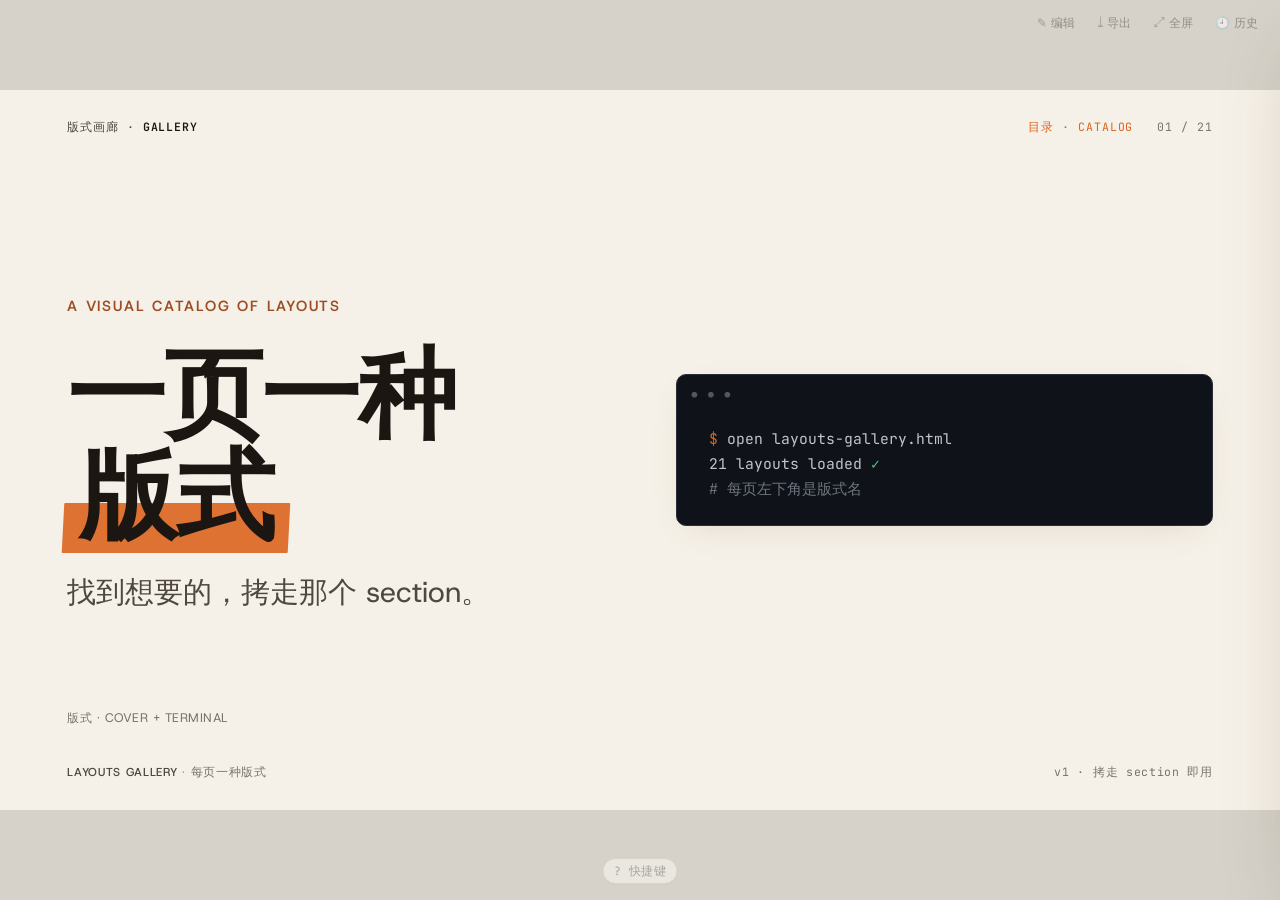
<file: skills/ameng-ppt-design/templates/layouts-gallery.html>
<!doctype html>
<html lang="zh-CN">
<head>
<meta charset="utf-8">
<meta name="viewport" content="width=device-width, initial-scale=1">
<title>ameng-ppt · 版式画廊 · Layouts Gallery</title>
<link rel="stylesheet" href="../assets/fonts.css">
<link rel="stylesheet" href="../assets/base.css">
<link rel="stylesheet" href="../assets/components.css">
<link rel="stylesheet" id="theme-link" href="../assets/themes/industrial-paper.css">
<link rel="stylesheet" href="../assets/toolbar.css">
<link rel="stylesheet" href="../assets/presenter.css">
</head>
<body>
<!-- 版式画廊：每一页 = 一种命名版式，左下角 .slide__foot 标注版式名，
     既能当模板抄，也能当「目录」查。工业纸感 + film grain + 编辑 chrome。
     用法：找到想要的版式 → 拷走那个 <section> → 换文案。 -->
<div class="deck deck--chrome" data-grain
    >
  <div class="deck__stage">

    <div class="chrome-top">
      <span class="chrome-top__brand">版式画廊 · <b>GALLERY</b></span>
      <span class="chrome-top__meta"><span class="chrome-top__sec">目录 · CATALOG</span>
        <span class="chrome-top__page">01 / 21</span></span>
    </div>
    <div class="chrome-foot">
      <span><b>LAYOUTS GALLERY</b> · 每页一种版式</span>
      <span class="mono">v1 · 拷走 section 即用</span>
    </div>

    <!-- 1 · COVER WITH TERMINAL ------------------------------------------------ -->
    <section class="slide center" data-layout="cover" data-section="目录 · CATALOG" data-accent="ember">
      <div class="grid-2" style="--gap:var(--s-8);align-items:center">
        <div class="stack" style="--gap:var(--s-5)">
          <span class="eyebrow" data-anim="fade">A VISUAL CATALOG OF LAYOUTS</span>
          <h1 class="zh-mega" data-anim="rise" style="font-size:clamp(2.8rem,1.4rem+5cqw,6rem)">
            一页一种<br><span class="hl">版式</span></h1>
          <p class="lead" data-anim="fade">找到想要的，拷走那个 section。</p>
        </div>
        <div class="terminal" data-anim="rise">
          <div class="cmd">open layouts-gallery.html</div>
          <div class="ok">21 layouts loaded</div>
          <div class="comment"># 每页左下角是版式名</div>
        </div>
      </div>
      <div class="slide__foot" style="bottom:calc(var(--pad) + 0.9rem)">版式 · COVER + TERMINAL</div>
      <div class="notes">封面版式（短标题版）：左文右终端，仅适合 ≤5 汉字/行 的极短标题。长 CJK 标题改用「标题全宽 + 下方 lead|终端 一行」（见 deck-16x9 的 COVER），否则会在半栏里反复折行。</div>
    </section>

    <!-- 2 · BIG STATEMENT ----------------------------------------------------- -->
    <section class="slide center" data-layout="big-statement" data-section="陈述 · STATE" data-accent="ember">
      <h2 class="h1 measure" data-anim="rise">好版式不是装饰，<br>是把<span class="hl">注意力</span>排好队。</h2>
      <p class="lead muted" style="margin-top:var(--s-6)" data-anim="fade">标题写结论，正文写理由。</p>
      <div class="slide__foot" style="bottom:calc(var(--pad) + 0.9rem)">版式 · BIG STATEMENT</div>
      <div class="notes">大陈述版式：一句话、大字号、一个高亮短语。标题直接陈述结论，居中留白。适合论点页。</div>
    </section>

    <!-- 3 · NUMBERED CARDS (3× card--num) ------------------------------------- -->
    <section class="slide" data-layout="numbered-cards" data-section="编号卡 · CARDS" data-accent="cinnabar">
      <h3 class="h2" data-anim="rise" style="margin:var(--s-3) 0 var(--s-6)">三张编号编辑卡（非 icon-card-shadow）</h3>
      <div class="grid-3 fill anim-stagger">
        <div class="card card--num"><span class="num">01</span><span class="eyebrow">差异化填充</span>
          <p class="h3">编号</p><p class="body">mono 编号挂右上角，衬线标题压住，正文交代细节。</p>
          <div class="card__tags"><span>规则</span><span>顺序</span></div></div>
        <div class="card card--num"><span class="num">02</span><span class="eyebrow">统一描边</span>
          <p class="h3">层级</p><p class="body">三卡共用一套描边与圆角：是系统，不是模板网格。</p>
          <div class="card__tags"><span>系统</span><span>克制</span></div></div>
        <div class="card card--num"><span class="num">03</span><span class="eyebrow">底部标签</span>
          <p class="h3">收口</p><p class="body">mono 标签沉到底，给每张卡一个一致的落脚线。</p>
          <div class="card__tags"><span>对齐</span><span>收口</span></div></div>
      </div>
      <div class="slide__foot" style="bottom:calc(var(--pad) + 0.9rem)">版式 · NUMBERED CARDS ×3</div>
      <div class="notes">编号卡版式：eyebrow + 衬线标题 + body + mono 标签。差异在内容，统一在描边。用于「分点 / 步骤 / 维度」。</div>
    </section>

    <!-- 4 · DATA HERO --------------------------------------------------------- -->
    <section class="slide center" data-layout="data-hero" data-section="数据 · DATA" data-accent="cinnabar">
      <div class="data-hero" data-anim="rise" style="margin-top:var(--s-4)">
        <div class="data-hero__num">3<span class="unit">×</span></div>
        <div class="data-hero__label">把一个真实大数字当视觉主语，比一句形容词
          「<span class="hl">大幅提升</span>」有力得多。</div>
        <div class="data-hero__src">来源：替换为你的真实出处 · 无真实数据就别用这一版式</div>
      </div>
      <div class="slide__foot" style="bottom:calc(var(--pad) + 0.9rem)">版式 · DATA HERO</div>
      <div class="notes">Data Hero 版式：数字占屏宽 ~20% 当主角，配 label + 出处。强约束：必须是真实数据，否则换版式。</div>
    </section>

    <!-- 5 · SCREENSHOT (frame--browser placeholder) --------------------------- -->
    <section class="slide" data-layout="screenshot" data-section="截图 · SHOT" data-accent="mint">
      <div class="grid-2 fill" style="--gap:var(--s-6);align-items:center">
        <div class="stack" style="--gap:var(--s-4)">
          <h3 class="h2" data-anim="rise">截图进统一浏览器框，<br>比裸贴<span class="hl">专业一个量级</span>。</h3>
          <p class="body">同一套框 + 同一档阴影。没图就用诚实占位，绝不画假 UI。</p>
        </div>
        <div class="frame frame--browser frame--shadow" data-anim="rise">
          <!-- 真实截图就 <img src="images/01-shot.png" alt="...">；没图先用诚实占位 -->
          <div class="frame__placeholder">images/01-shot.png · 1600px 宽</div>
        </div>
      </div>
      <div class="slide__foot" style="bottom:calc(var(--pad) + 0.9rem)">版式 · SCREENSHOT FRAME</div>
      <div class="notes">截图版式：左文右框。frame--browser 给假浏览器栏，frame--shadow 给深阴影。没图用 .frame__placeholder。</div>
    </section>

    <!-- 6 · HONEST BARS ------------------------------------------------------- -->
    <section class="slide center" data-layout="bars" data-section="图表 · BARS" data-accent="mint">
      <h3 class="h2" data-anim="rise" style="margin:var(--s-3) 0 var(--s-6)">诚实条形图（只画真实数据）</h3>
      <div class="bars anim-stagger" style="max-width:48rem">
        <div class="bar"><span class="body">主系列</span><div class="bar__track"><div class="bar__fill" style="--v:72%"></div></div><span class="bar__val">72%</span></div>
        <div class="bar"><span class="body">次系列</span><div class="bar__track"><div class="bar__fill" style="--v:48%;background:var(--accent-2)"></div></div><span class="bar__val">48%</span></div>
        <div class="bar"><span class="body">参照</span><div class="bar__track"><div class="bar__fill" style="--v:25%;background:var(--ink-3)"></div></div><span class="bar__val">25%</span></div>
      </div>
      <div class="slide__foot" style="bottom:calc(var(--pad) + 0.9rem)">版式 · HONEST BARS</div>
      <div class="notes">条形图版式：纯 CSS，--v 是真实百分比。强调=accent，副系列=accent-2，参照=ink-3。绝不编数字。</div>
    </section>

    <!-- 6b · FLOW (流程图：真箭头，别用裸卡片行) ------------------------------- -->
    <section class="slide center" data-layout="flow" data-section="流程 · FLOW" data-accent="ember">
      <h3 class="h2" data-anim="rise" style="margin:var(--s-3) 0 var(--s-6)">流程页：让箭头和落点替你讲顺序</h3>
      <div class="flow anim-stagger">
        <div class="fn"><div class="fn__t">输入</div><div class="fn__d">原始素材</div></div>
        <div class="fa"></div>
        <div class="fn"><div class="fn__t">处理</div><div class="fn__d">清洗 / 结构化</div></div>
        <div class="fa"></div>
        <div class="fn fn--on"><div class="fn__t">知识库</div><div class="fn__d">长期上下文 · 唯一落点</div></div>
        <div class="fa"></div>
        <div class="fn"><div class="fn__t">产出</div><div class="fn__d">内容 / 决策</div></div>
      </div>
      <p class="body" data-anim="fade" style="margin-top:var(--s-6)">3–5 个节点用 .flow；更长的链路换 .evo 步骤器。竖排加 .flow--v。</p>
      <div class="slide__foot" style="bottom:calc(var(--pad) + 0.9rem)">版式 · FLOW 流程图</div>
      <div class="notes">流程版式：.flow 真箭头 + .fn--on 落点（自动反白）。严禁自造 div+小箭头的扁卡片行。</div>
    </section>

    <!-- 6c · FUNNEL (转化漏斗：宽度=真实数据) ---------------------------------- -->
    <section class="slide center" data-layout="funnel" data-section="漏斗 · FUNNEL" data-accent="sand">
      <h3 class="h2" data-anim="rise" style="margin:var(--s-3) 0 var(--s-6)">漏斗页：宽度收窄就是结论</h3>
      <!-- 左对齐（无 margin-inline:auto），左边与标题齐。bar 里 label+value；转化率 fu__r 放 bar 外侧右边 -->
      <div class="funnel anim-stagger" style="max-width:60rem;width:100%">
        <div class="fu" style="--w:100%"><div class="fu__bar"><span class="fu__t">曝光（示例·需替换）</span><span class="fu__v">10,000</span></div></div>
        <div class="fu" style="--w:72%"><div class="fu__bar"><span class="fu__t">点击</span><span class="fu__v">7,200</span></div><span class="fu__r">72%</span></div>
        <div class="fu" style="--w:38%"><div class="fu__bar"><span class="fu__t">留资</span><span class="fu__v">3,800</span></div><span class="fu__r">53%</span></div>
        <div class="fu fu--on" style="--w:16%"><div class="fu__bar"><span class="fu__t">成交</span><span class="fu__v">1,600</span></div><span class="fu__r">42%</span></div>
      </div>
      <div class="slide__foot" style="bottom:calc(var(--pad) + 0.9rem)">版式 · FUNNEL 漏斗</div>
      <div class="notes">漏斗版式：--w 是真实比例（按数值线性映射），最窄一层 .fu--on 落点。没有真实转化数据就不用漏斗。</div>
    </section>

    <!-- 6d · MATRIX 2×2 (四象限定位) ------------------------------------------ -->
    <section class="slide" data-layout="matrix" data-section="矩阵 · MATRIX" data-accent="olive">
      <h3 class="h2" data-anim="rise" style="margin:var(--s-3) 0 var(--s-5)">四象限：位置本身就是论点</h3>
      <div class="slide__safe">
        <div class="matrix2 fill" data-anim="rise">
          <div class="mx-y">价值 ↑</div>
          <div class="mq"><div class="mq__t">高价值 · 难做</div><div class="mq__d">值得长期投入</div></div>
          <div class="mq mq--on"><div class="mq__t">高价值 · 易做</div><div class="mq__d">先做这个 · 落点</div></div>
          <div class="mq"><div class="mq__t">低价值 · 难做</div><div class="mq__d">放弃</div></div>
          <div class="mq"><div class="mq__t">低价值 · 易做</div><div class="mq__d">顺手做</div></div>
          <div class="mx-x">实现难度 →</div>
        </div>
      </div>
      <div class="slide__foot" style="bottom:calc(var(--pad) + 0.9rem)">版式 · MATRIX 2×2</div>
      <div class="notes">矩阵版式：markup 顺序=左上/右上/左下/右下，.mq--on 标落点象限。轴标签写量纲，别写虚词。</div>
    </section>

    <!-- 6e · GAUGE + DONUT (进度仪表 / 单占比) --------------------------------- -->
    <section class="slide center" data-layout="gauge" data-section="仪表 · GAUGE" data-accent="cinnabar">
      <h3 class="h2" data-anim="rise" style="margin:var(--s-3) 0 var(--s-6)">进度/占比：一个数也要成图</h3>
      <div class="cluster" style="--gap:var(--s-9);justify-content:center">
        <div data-anim="rise"><div class="gauge fx-pop" style="--v:68"><div class="gauge__val">68<span class="unit">%</span></div></div>
          <div class="gauge__cap">进度 · 示例需替换</div></div>
        <div class="donut-row" data-anim="rise"><div class="donut fx-pop" style="--v:42"><div class="donut__val">42<span class="unit">%</span></div></div>
          <div><span class="donut__cap">占比 · 示例需替换</span><p class="body" style="max-width:18ch">半环=进度感，整环=占比感，一页只用一个。</p></div></div>
      </div>
      <div class="slide__foot" style="bottom:calc(var(--pad) + 0.9rem)">版式 · GAUGE 仪表 / DONUT 环</div>
      <div class="notes">仪表版式：.gauge 半环（--v 0–100）配 .gauge__val；占比用 .donut。都必须真实数据+出处。</div>
    </section>

    <!-- 6f · LAYERS (分层/体系结构) -------------------------------------------- -->
    <section class="slide center" data-layout="layers" data-section="分层 · LAYERS" data-accent="cyan">
      <h3 class="h2" data-anim="rise" style="margin:var(--s-3) 0 var(--s-6)">体系/层级：上层抽象，下层支撑</h3>
      <div class="layers anim-stagger" style="max-width:46rem;width:100%;margin-inline:auto">
        <div class="ly" style="--w:46%"><span class="ly__t">产出层</span><span class="ly__d">内容 / 决策</span></div>
        <div class="ly ly--on" style="--w:68%"><span class="ly__t">知识库层</span><span class="ly__d">长期上下文 · 落点</span></div>
        <div class="ly" style="--w:86%"><span class="ly__t">工具层</span><span class="ly__d">采集 / 清洗 / 检索</span></div>
        <div class="ly" style="--w:100%"><span class="ly__t">原始素材层</span><span class="ly__d">录音 / 笔记 / 截图</span></div>
      </div>
      <div class="slide__foot" style="bottom:calc(var(--pad) + 0.9rem)">版式 · LAYERS 分层</div>
      <div class="notes">分层版式：--w 上窄下宽成金字塔感，承重层 .ly--on。讲「体系/架构/沉淀」用它，别用 bullet。</div>
    </section>

    <!-- 7 · COMPARISON (right accent 落点) ------------------------------------ -->
    <section class="slide" data-layout="comparison" data-section="对比 · VS" data-accent="cyan">
      <h3 class="h2" data-anim="rise" style="margin:var(--s-3) 0 var(--s-6)">对比页：右侧是唯一落点</h3>
      <div class="grid-2 fill" style="--gap:var(--s-5)">
        <div class="card card--soft"><span class="tag">方案 A</span>
          <p class="h3 muted">看起来都行，但没有重心</p><p class="body">两边等权 · 读者不知道你推荐谁</p></div>
        <div class="card card--accent"><span class="tag">方案 B ✓</span>
          <p class="h3">用 card--accent 指明结论</p><p class="body">唯一的实色块 · 视线终点 · 推荐项</p></div>
      </div>
      <div class="slide__foot" style="bottom:calc(var(--pad) + 0.9rem)">版式 · COMPARISON</div>
      <div class="notes">对比版式：左 card--soft（弱）+ 右 card--accent（强）。右侧实色块是唯一落点，替你说出推荐项。</div>
    </section>

    <!-- 8 · QUOTE ------------------------------------------------------------- -->
    <section class="slide center" data-layout="quote" data-section="金句 · QUOTE" data-accent="cyan">
      <blockquote class="quote measure" data-anim="blur" style="max-width:24ch">“Less, but better.”</blockquote>
      <p class="quote__by" data-anim="fade">— Dieter Rams</p>
      <div class="slide__foot" style="bottom:calc(var(--pad) + 0.9rem)">版式 · QUOTE</div>
      <div class="notes">金句版式：衬线大字、极简、一个署名。用 blur 入场。给节奏一个停顿。</div>
    </section>

    <!-- 9 · SECTION DIVIDER (full accent bg) ---------------------------------- -->
    <section class="slide center slide--on-accent" data-layout="section-divider" data-section="分节 · PART" data-accent="ember"
             style="background:var(--accent-block)">
      <span class="eyebrow" data-anim="fade" style="background:transparent;color:var(--accent-block-ink);opacity:.85">PART 02</span>
      <h2 class="zh-mega" data-anim="rise"
          style="color:var(--accent-block-ink);font-size:clamp(3rem,1rem+6cqw,6.5rem)">进入下一节</h2>
      <div class="slide__foot" style="bottom:calc(var(--pad) + 0.9rem);color:var(--accent-block-ink);opacity:.7">版式 · SECTION DIVIDER</div>
      <div class="notes">分节版式：整页强调色作呼吸点。文字翻成 accent-ink。chrome 的分段标签会跟着切。</div>
    </section>

    <!-- 10 · BENTO ------------------------------------------------------------ -->
    <section class="slide" data-layout="bento" data-section="便当 · BENTO" data-accent="olive">
      <h3 class="h2" data-anim="rise" style="margin:var(--s-3) 0 var(--s-5)">便当版式：非均匀但守网格</h3>
      <div class="bento fill anim-stagger" style="grid-auto-rows:minmax(0,1fr)">
        <div class="card col-4 row-2" style="justify-content:space-between">
          <span class="tag">主格 · col-4 row-2</span>
          <div class="stat__num" style="font-size:clamp(2.6rem,7cqw,5rem)">大块<span class="unit">放重点</span></div>
          <p class="body">最大的格子承载最重的信息，其余按 6 列底栅切分。</p></div>
        <div class="card col-2"><span class="eyebrow">col-2</span><p class="h3">附信息</p></div>
        <div class="card col-2"><span class="eyebrow">col-2</span><p class="h3">附信息</p></div>
        <div class="card col-2 card--accent"><span class="eyebrow" style="opacity:.85">col-2 · 落点</span><p class="h3">视线终点</p></div>
      </div>
      <div class="slide__foot" style="bottom:calc(var(--pad) + 0.9rem)">版式 · BENTO</div>
      <div class="notes">便当版式：col-4/row-2 主格 + 三个 col-2，全部吸附 6 列底栅。最后一格用 card--accent 收住视线。</div>
    </section>

    <!-- 10b · ASYM SPLIT (非对称双栏 + 1px hairline) ---------------------------- -->
    <section class="slide center" data-layout="asym-split" data-section="陈述 · SPLIT" data-accent="sand">
      <div class="asym">
        <div class="asym__rail">
          <span class="asym__idx">03 — 论点</span>
          <span class="eyebrow">非对称双栏</span>
          <p class="body muted">窄栏放标号与小标签，宽栏放结论；一条 1px 竖线把两边锁进同一个版心——是瑞士纪律，不是装饰。</p>
        </div>
        <div class="asym__main">
          <h2 class="h1 measure">版式不是把内容<br>填进格子，<span class="hl">是给注意力定向</span>。</h2>
        </div>
      </div>
      <div class="slide__foot" style="bottom:calc(var(--pad) + 0.9rem)">版式 · ASYM SPLIT 非对称双栏</div>
      <div class="notes">非对称双栏：5:7 偏置 + 1px hairline。窄栏=标号/eyebrow/小注，宽栏=大结论。区别于均分 grid-2——偏置本身制造张力。换边用 .asym--flip。</div>
    </section>

    <!-- 10c · TWO-COL (中性双栏正文，无赢家) ------------------------------------ -->
    <section class="slide" data-layout="two-col" data-section="并列 · TWO-COL" data-accent="olive">
      <h3 class="h2" data-anim="rise" style="margin:var(--s-3) 0 var(--s-6)">中性双栏：两个并列的面，不分高下</h3>
      <div class="two-col two-col--rule fill">
        <div class="stack" style="--gap:var(--s-3)">
          <span class="eyebrow">其一</span>
          <p class="h3">把内容讲清楚</p>
          <p class="body">两栏等权、各表一面。和右侧 accent 落点的对比页不同——这里没有推荐项，只是把一件事的两个侧面并排陈述。</p>
        </div>
        <div class="stack" style="--gap:var(--s-3)">
          <span class="eyebrow">其二</span>
          <p class="h3">把版式留出呼吸</p>
          <p class="body">一条 1px 细线分隔，比给两张卡片描边更克制；中性双栏适合「背景 / 现状」「定义 / 边界」这类并列陈述。</p>
        </div>
      </div>
      <div class="slide__foot" style="bottom:calc(var(--pad) + 0.9rem)">版式 · TWO-COL 中性双栏</div>
      <div class="notes">中性双栏正文：两栏等权，无 accent 落点（那是 comparison/zones 的活）。加 .two-col--rule 给 1px 竖线。用于并列陈述，不是取舍。</div>
    </section>

    <!-- 10d · TIMELINE (横向年份时间轴 + 连线) ---------------------------------- -->
    <section class="slide center" data-layout="timeline" data-section="演进 · TIMELINE" data-accent="cyan">
      <h3 class="h2" data-anim="rise" style="margin:var(--s-3) 0 var(--s-7)">时间轴：让年份和连线替你讲演进</h3>
      <div class="timeline">
        <i class="timeline__axis"></i>
        <div class="tl"><span class="tl__date">2023</span><div class="tl__t">起步</div><div class="tl__d">第一版上线，跑通核心链路。</div></div>
        <div class="tl"><span class="tl__date">2024 · Q2</span><div class="tl__t">打磨</div><div class="tl__d">稳定、可控、可批量。</div></div>
        <div class="tl tl--on"><span class="tl__date">2025</span><div class="tl__t">规模化</div><div class="tl__d">成为长期上下文 · 当前落点。</div></div>
        <div class="tl"><span class="tl__date">2026</span><div class="tl__t">下一步</div><div class="tl__d">把判断也沉淀进来。</div></div>
      </div>
      <div class="slide__foot" style="bottom:calc(var(--pad) + 0.9rem)">版式 · TIMELINE 时间轴</div>
      <div class="notes">时间轴：带真实年份/里程碑的横向轴，区别于 .evo 抽象步骤器。axis 是首个子元素（静态 hairline），节点 .tl 自动错峰入场，关键节点 .tl--on。演进/路线图/复盘用它。</div>
    </section>

    <!-- 10e · IMAGE HERO (满版图 + 安全区叠字) ---------------------------------- -->
    <section class="slide" data-layout="image-hero" data-section="图像 · HERO" data-accent="ember">
      <!-- 画廊目录页底部留出 foot 标签位；真实 deck 的 image-hero 不带 foot，可去掉 margin 满铺 -->
      <div class="imghero fill" style="margin-bottom:1.8rem">
        <!-- 真实图就 <img src="images/hero.jpg" alt="...">；没图用诚实占位 -->
        <div class="frame__placeholder">images/hero.jpg · 2400px 宽 · 满版裁切</div>
        <div class="imghero__scrim"></div>
        <div class="imghero__cap">
          <span class="eyebrow">满版图 HERO</span>
          <p class="imghero__t">让一张图占满版面，<br>关键文字压在安全区里。</p>
        </div>
      </div>
      <div class="slide__foot" style="bottom:calc(var(--pad) + 0.9rem)">版式 · IMAGE HERO 满版图</div>
      <div class="notes">满版图 Hero：图铺满内容区，.imghero__scrim 渐变保证叠字对比（--scrim/--on-media 中性色，禁蓝安全）。关键文字永远落在安全区下方。用 .obj-* 对准主体裁切。无图用诚实占位，不画假图。</div>
    </section>

    <!-- 10f · IMAGE GRID (定高多图网格) ----------------------------------------- -->
    <section class="slide" data-layout="image-grid" data-section="图组 · GRID" data-accent="mint">
      <h3 class="h2" data-anim="rise" style="margin:var(--s-3) 0 var(--s-6)">定高图网格：多图也守同一条基线</h3>
      <div class="imggrid" style="--cols:3;--cell-h:16cqw">
        <div class="cell cell--wide"><div class="frame__placeholder">images/01.jpg · 主图占两列</div></div>
        <div class="cell"><div class="frame__placeholder">images/02.jpg</div></div>
        <div class="cell"><div class="frame__placeholder">images/03.jpg</div></div>
        <div class="cell"><div class="frame__placeholder">images/04.jpg</div></div>
        <div class="cell"><div class="frame__placeholder">images/05.jpg</div></div>
      </div>
      <div class="slide__foot" style="bottom:calc(var(--pad) + 0.9rem)">版式 · IMAGE GRID 定高图网格</div>
      <div class="notes">定高图网格：cell 高度锁 cqw（不用 aspect-ratio），object-fit cover 裁切，多图对齐同一基线。.cell--wide 跨两列做主图。没图用 .frame__placeholder，不画假图。</div>
    </section>

    <!-- 11 · CLOSE / CTA ------------------------------------------------------ -->
    <section class="slide center" data-layout="close" data-section="收束 · CLOSE" data-accent="ember">
      <div class="grid-2" style="--gap:var(--s-8);align-items:center">
        <div class="stack" style="--gap:var(--s-5)">
          <span class="eyebrow" data-anim="fade">YOUR TURN</span>
          <h2 class="h1" data-anim="rise">挑一种版式，<br>从最难的那页<span class="hl">开始</span>。</h2>
        </div>
        <div class="terminal" data-anim="rise">
          <div class="cmd">cp section#7 my-deck.html</div>
          <div class="comment"># 拷走 section，换文案，发布</div>
        </div>
      </div>
      <div class="slide__foot" style="bottom:calc(var(--pad) + 0.9rem)">版式 · CLOSE + CTA</div>
      <div class="notes">收尾版式：左文右终端，给一个具体的下一步动作——不写「Get Started」。</div>
    </section>

  </div>
</div>
<script src="../assets/runtime.js"></script>
<script src="../assets/editor.js"></script>
<script src="../assets/export.js"></script>
</body>
</html>
</file>
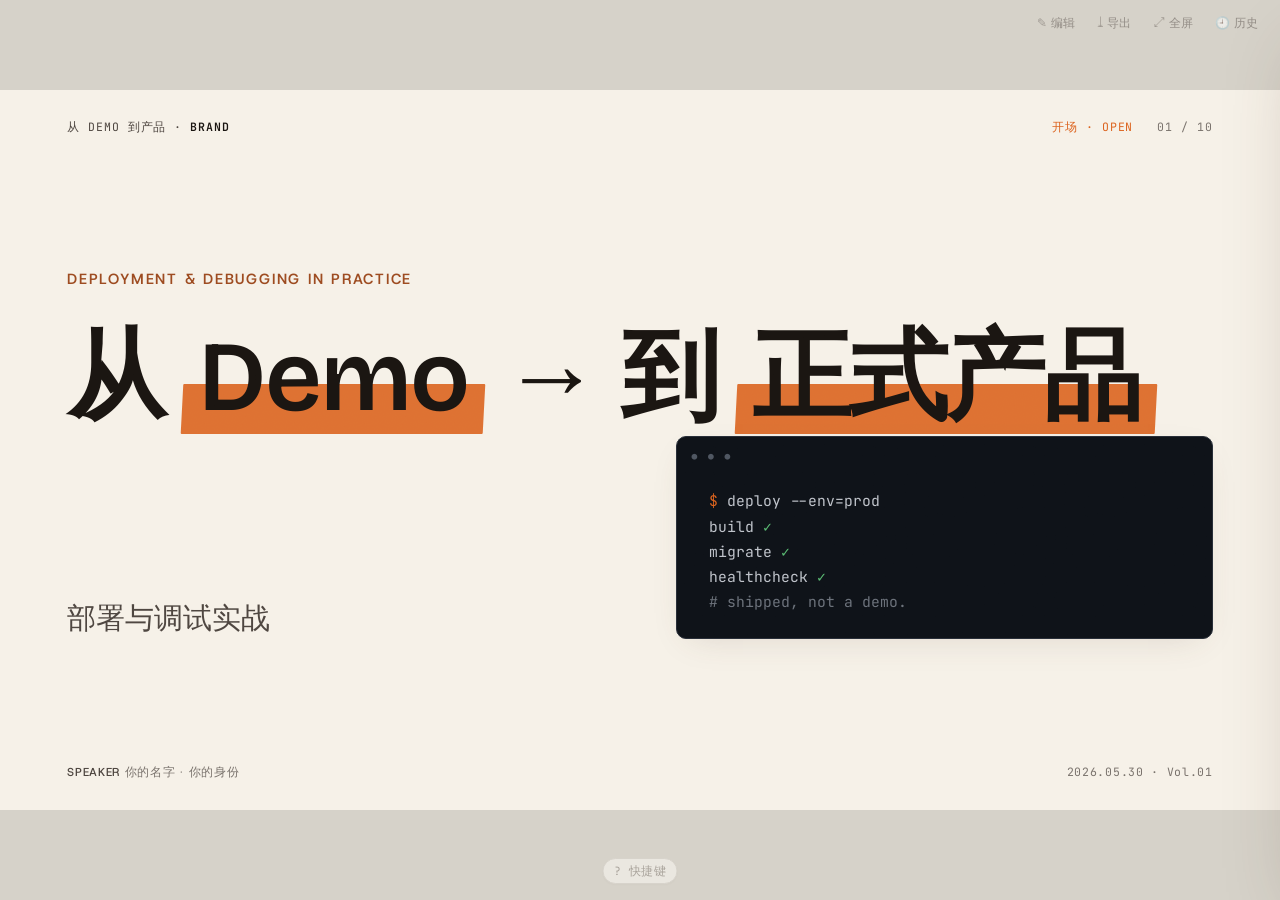
<file: skills/ameng-ppt-design/templates/ppt-16x9.html>
<!doctype html>
<html lang="zh-CN">
<head>
<meta charset="utf-8">
<meta name="viewport" content="width=device-width, initial-scale=1">
<title>ameng-ppt · 工业纸感旗舰 16:9</title>
<link rel="stylesheet" href="../assets/fonts.css">
<link rel="stylesheet" href="../assets/base.css">
<link rel="stylesheet" href="../assets/components.css">
<link rel="stylesheet" id="theme-link" href="../assets/themes/industrial-paper.css">
<link rel="stylesheet" href="../assets/toolbar.css">
<link rel="stylesheet" href="../assets/presenter.css">
</head>
<body>
<!-- data-grain = film grain · deck--chrome = 留白避让顶/脚栏 · T 键明暗切换 -->
<div class="deck deck--chrome" data-grain
    >
  <div class="deck__stage">

    <!-- 持久编辑式 chrome（runtime 自动填页码/分段） -->
    <div class="chrome-top">
      <span class="chrome-top__brand">从 DEMO 到产品 · <b>BRAND</b></span>
      <span class="chrome-top__meta"><span class="chrome-top__sec">开场 · OPEN</span>
        <span class="chrome-top__page">01 / 10</span></span>
    </div>
    <div class="chrome-foot">
      <span><b>SPEAKER</b> 你的名字 · 你的身份</span>
      <span class="mono">2026.05.30 · Vol.01</span>
    </div>

    <!-- 1 · COVER：大标题走【全宽】，下方 [lead | terminal] 一行（工业纸感 签名）
         CJK 大标题用 zh-mega 时务必全宽：每个汉字 ~99px，塞进 grid-2 半栏（~520px）会反复折行。
         半栏放标题只适合 ≤5 汉字/行 的极短标题；正常长度一律全宽。-------------------- -->
    <section class="slide center" data-layout="cover" data-section="开场 · OPEN" data-accent="ember">
      <div class="stack" style="--gap:var(--s-6)">
        <span class="eyebrow" data-anim="fade">DEPLOYMENT &amp; DEBUGGING IN PRACTICE</span>
        <h1 class="zh-mega" data-anim="rise">从 <span class="hl">Demo</span> → 到 <span class="hl">正式产品</span></h1>
        <!-- ⚠ terminal = 技术/代码主题专属签名（英文 CLI，非技术受众看不懂）。
             只有当 deck 主题是「代码 / 开发 / DevOps / 技术产品」时才保留。
             非技术主题（美食/教育/营销/品牌…）务必换成下列之一：
               · 大数字  <div class="data-hero"><div class="data-hero__num fx-pop">…</div>…</div>
               · 金句    <blockquote class="quote">…</blockquote>
               · 要点    <ul class="stack">…</ul>  · 配图  <div class="frame frame--browser">…</div>
             —— 别让非技术 deck 的封面甩一个英文终端。 -->
        <div class="grid-2" style="--gap:var(--s-8);align-items:end;margin-top:var(--s-2)">
          <p class="lead" data-anim="fade">部署与调试实战</p>
          <div class="terminal" data-anim="rise">
            <div class="cmd">deploy --env=prod</div>
            <div class="ok">build</div>
            <div class="ok">migrate</div>
            <div class="ok">healthcheck</div>
            <div class="comment"># shipped, not a demo.</div>
          </div>
        </div>
      </div>
      <div class="notes">开场：自我介绍 + 这场讲什么。高亮带落在「Demo / 正式产品」对比上。停 2 秒再翻。</div>
    </section>

    <!-- 2 · BIG STATEMENT（说清楚 > 好看） -------------------------------- -->
    <section class="slide center" data-layout="big-statement" data-section="开场 · OPEN" data-accent="ember">
      <h2 class="h1 measure" data-anim="rise">大多数 idea 死于<span class="hl">「没人真的要」</span>，<br>而不是没做出来。</h2>
      <p class="lead muted" style="margin-top:var(--s-6)" data-anim="fade">先验证需求，再写一行代码。</p>
      <div class="notes">核心论点。一句话、大字号、一个高亮短语。标题陈述结论。</div>
    </section>

    <!-- 3 · 编号编辑卡（非 icon-card-shadow） ------------------------------ -->
    <section class="slide" data-layout="numbered-cards" data-section="调试 · DEBUG" data-accent="cinnabar">
      <h3 class="h2" data-anim="rise" style="margin:0 0 var(--s-6)">三个工具，按这个顺序看最容易看懂区别</h3>
      <div class="grid-3 fill anim-stagger">
        <div class="card card--num"><span class="num">01</span><span class="eyebrow">SKILL · 接入工作流</span>
          <p class="h3">Skills</p><p class="body">能直接接入 Claude Code 工作流的一段；规则、流程、审查的化身。</p>
          <div class="card__tags"><span>规则</span><span>流程</span><span>审查</span></div></div>
        <div class="card card--num"><span class="num">02</span><span class="eyebrow">PENCIL · 方向探索</span>
          <p class="h3">Pencil</p><p class="body">页面方向探索与设计辅助，帮你跳出当前 demo 的惯性。</p>
          <div class="card__tags"><span>方向</span><span>探索</span></div></div>
        <div class="card card--num"><span class="num">03</span><span class="eyebrow">CLAUDE DESIGN · 视觉</span>
          <p class="h3">Claude Design</p><p class="body">把生成与表达拉到上限，直观对比不同设计方向带来的差异。</p>
          <div class="card__tags"><span>生成</span><span>上限</span></div></div>
      </div>
      <div class="notes">编号卡 = 01 + 衬线标题 + mono 标签。差异化填充、统一描边，不是模板网格。</div>
    </section>

    <!-- 4 · Swiss Data Hero（KPI 占屏宽 ~20%） -----------------------------
         事实溯源（D1）：真实数字 → 在 section 上标 data-fact="出处"，并把可核对的来源
         写进 .notes。改成你自己的数据时，data-fact 也换成你的真实出处。 -->
    <section class="slide center" data-layout="data-hero" data-section="调试 · DEBUG" data-accent="cinnabar"
             data-fact="CB Insights · Top Reasons Startups Fail · 2021">
      <div class="data-hero" data-anim="rise">
        <div class="data-hero__num fx-pop">42<span class="unit">%</span></div>
        <div class="data-hero__label">创业失败归因于「<span class="hl">没有市场需求</span>」，远高于任何技术原因。</div>
        <div class="data-hero__src">来源：CB Insights《Top Reasons Startups Fail》2021</div>
      </div>
      <div class="notes">这个百分之四十二来自 CB Insights 二〇二一年的创业失败复盘，是所有失败原因里占比最高的一条——比任何技术问题都高。它说明：先验证需求，比先把产品做完更重要。（真实数据 → section 标 data-fact + 此处留可核对出处）</div>
    </section>

    <!-- 5 · 截图框 + 文字（截图美化子系统） ------------------------------- -->
    <section class="slide" data-layout="screenshot" data-section="设计 · DESIGN" data-accent="mint">
      <div class="grid-2 fill" style="--gap:var(--s-6);align-items:center">
        <div class="stack" style="--gap:var(--s-4)">
          <h3 class="h2" data-anim="rise">Pencil 帮你<span class="hl">跳出惯性</span>，<br>Claude Design 帮你<span class="hl">看到上限</span>。</h3>
          <p class="body">把产品截图放进统一的浏览器框里，加柔和卡片与阴影，比裸贴截图专业一个量级。</p>
        </div>
        <div class="frame frame--browser frame--shadow" data-anim="rise">
          <!-- 真实截图就 <img src="images/01-shot.png" alt="...">；没图先用诚实占位 -->
          <div class="frame__placeholder">images/01-shot.png · 1600px 宽</div>
        </div>
      </div>
      <div class="notes">截图是第一公民：统一框、统一阴影。没图用 .frame__placeholder（不造假 UI）。</div>
    </section>

    <!-- 6 · 诚实条形图 ----------------------------------------------------
         事实溯源（D1）：这里的百分比是占位示例 → section 标 data-scenario，并在页面上
         放一个可见「示例数据」标签，让观众知道这不是真实数据。换成真数据后：删掉
         data-scenario、改标 data-fact="你的出处"、去掉示例标签。 -->
    <section class="slide center" data-layout="bars" data-section="设计 · DESIGN" data-accent="mint" data-scenario>
      <div class="cluster" style="--gap:var(--s-3);align-items:center">
        <span class="eyebrow" data-anim="fade">渠道意愿</span>
        <span class="tag tag--scenario">示例数据</span>
      </div>
      <h3 class="h2" data-anim="rise" style="margin:var(--s-3) 0 var(--s-6)">哪个钩子转化最高</h3>
      <div class="bars anim-stagger" style="max-width:48rem">
        <div class="bar"><span class="body">立即购买</span><div class="bar__track"><div class="bar__fill fx-grow-x" style="--v:78%"></div></div><span class="bar__val">78%</span></div>
        <div class="bar"><span class="body">免费试用</span><div class="bar__track"><div class="bar__fill fx-grow-x" style="--v:54%;background:var(--accent-2)"></div></div><span class="bar__val">54%</span></div>
        <div class="bar"><span class="body">加入候补</span><div class="bar__track"><div class="bar__fill fx-grow-x" style="--v:31%;background:var(--ink-3)"></div></div><span class="bar__val">31%</span></div>
      </div>
      <div class="notes">纯 CSS 条形图，--v 是真实百分比。强调=accent，副系列=accent-2。绝不编数字。</div>
    </section>

    <!-- 7 · 对比（右侧 accent 落点） -------------------------------------- -->
    <section class="slide" data-layout="comparison" data-section="部署 · DEPLOY" data-accent="cyan">
      <h3 class="h2" data-anim="rise" style="margin:0 0 var(--s-6)">先验证 vs 先开发</h3>
      <div class="grid-2 fill" style="--gap:var(--s-5)">
        <div class="card card--soft"><span class="tag">先开发</span>
          <p class="h3 muted">花 3 个月做完美产品</p><p class="body">上线发现没人要 · 沉没成本高 · 难回头</p></div>
        <div class="card card--accent"><span class="tag">先验证 ✓</span>
          <p class="h3">花 7 天测真实意愿</p><p class="body">便宜 · 可快速转向 · 数据驱动决策</p></div>
      </div>
      <div class="notes">视觉分层不是热闹：右侧用 card--accent 做唯一落点，引导结论。</div>
    </section>

    <!-- 8 · 金句 ---------------------------------------------------------- -->
    <section class="slide center" data-layout="quote" data-section="部署 · DEPLOY" data-accent="cyan">
      <blockquote class="quote measure" data-anim="blur" style="max-width:26ch">“Make something people want.”</blockquote>
      <p class="quote__by" data-anim="fade">— Paul Graham, Y Combinator</p>
      <div class="notes">金句页：大字、留白、一个署名。</div>
    </section>

    <!-- 9 · 分节页（整页 accent，演示分段色域切换） ----------------------- -->
    <section class="slide center" data-layout="section-divider" data-section="收束 · CLOSE" data-accent="ember" style="background:var(--accent)">
      <span class="eyebrow" data-anim="fade" style="color:var(--accent-ink);opacity:.92">PART 02</span>
      <h2 class="zh-mega" data-anim="rise" style="color:var(--accent-ink);font-size:clamp(3rem,1rem+6cqw,6.5rem)">现在，开始验证</h2>
      <div class="notes">分节页：整页强调色，作为节奏呼吸点。chrome 的分段标签会跟着切到「收束」。</div>
    </section>

    <!-- 10 · 收尾 CTA + terminal ----------------------------------------- -->
    <section class="slide center" data-layout="close" data-section="收束 · CLOSE" data-accent="ember">
      <div class="grid-2" style="--gap:var(--s-8);align-items:center">
        <div class="stack" style="--gap:var(--s-5)">
          <h2 class="h1" data-anim="rise">现在就<br>做出你的 <span class="hl">第一版</span>。</h2>
        </div>
        <!-- ⚠ 非技术主题把这个 terminal 换成 CTA 卡片 / 金句 / 二维码（见封面注释）。 -->
        <div class="terminal" data-anim="rise"><div class="cmd">your-cli ship --prod</div><div class="comment"># 一行命令，把想法发出去</div></div>
      </div>
      <div class="notes">收尾：一个具体的行动召唤，不写「Get Started」。</div>
    </section>

  </div>
</div>
<script src="../assets/runtime.js"></script>
<script src="../assets/editor.js"></script>
<script src="../assets/export.js"></script>
</body>
</html>
</file>
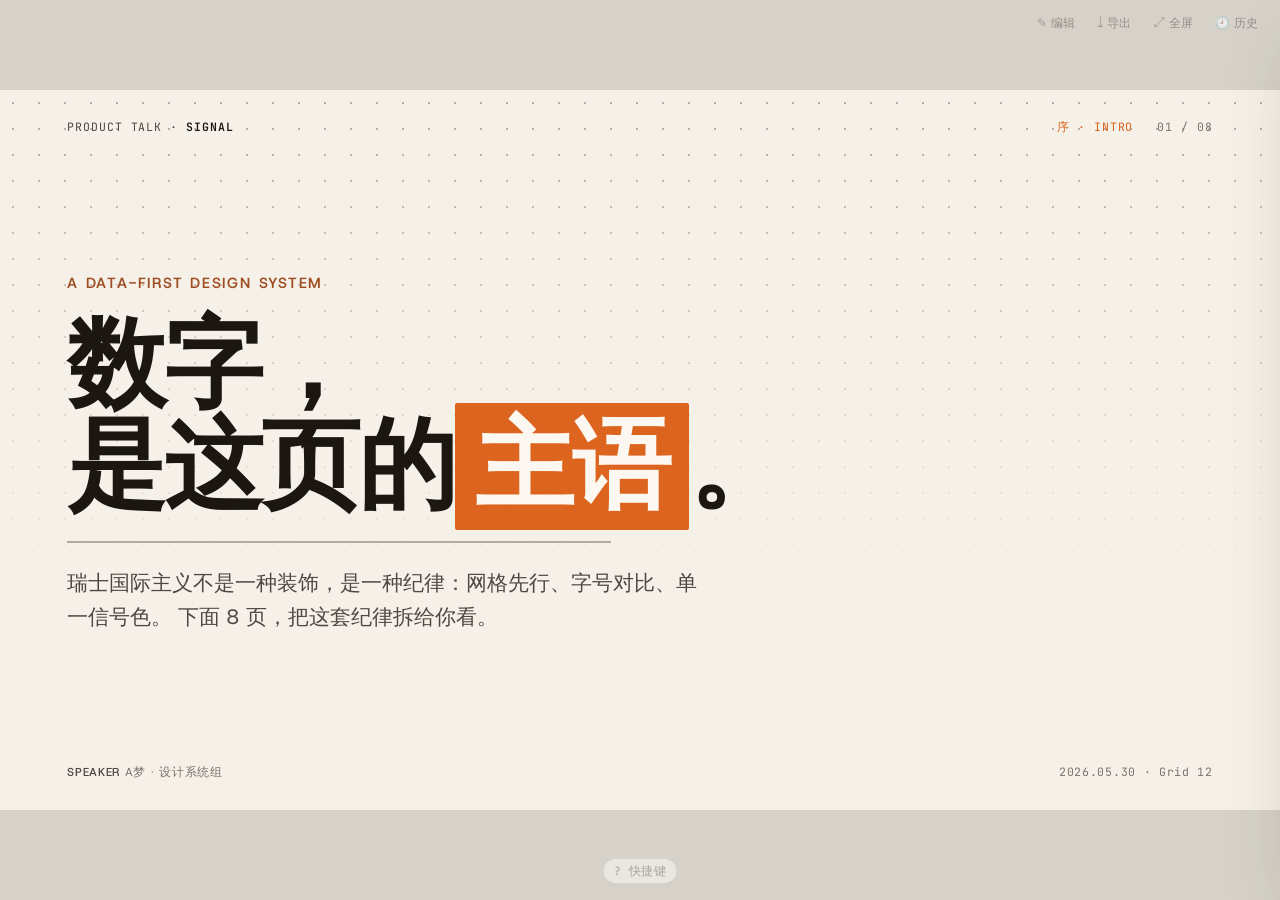
<file: skills/ameng-ppt-design/templates/ppt-swiss.html>
<!doctype html>
<html lang="zh-CN">
<head>
<meta charset="utf-8">
<meta name="viewport" content="width=device-width, initial-scale=1">
<title>ameng-ppt · 瑞士国际主义 · Swiss Signal</title>
<link rel="stylesheet" href="../assets/fonts.css">
<link rel="stylesheet" href="../assets/base.css">
<link rel="stylesheet" href="../assets/components.css">
<link rel="stylesheet" id="theme-link" href="../assets/themes/industrial-paper.css">
<link rel="stylesheet" href="../assets/toolbar.css">
<link rel="stylesheet" href="../assets/presenter.css">
</head>
<body>
<!-- Swiss International：纯白 + 无衬线 + 单一信号红 + 强网格 + 大留白。
     铁律：不圆角（主题已置 0）、不投影（主题已置 none）、左对齐、ONE accent。
     极致字号对比：zh-mega 巨标题 + 极小正文。data-section 让 chrome 自动切分段。-->
<div class="deck deck--chrome" data-grain
    >
  <div class="deck__stage">

    <!-- 持久编辑式 chrome -->
    <div class="chrome-top">
      <span class="chrome-top__brand">PRODUCT TALK · <b>SIGNAL</b></span>
      <span class="chrome-top__meta"><span class="chrome-top__sec">序 · INTRO</span>
        <span class="chrome-top__page">01 / 08</span></span>
    </div>
    <div class="chrome-foot">
      <span><b>SPEAKER</b> A梦 · 设计系统组</span>
      <span class="mono">2026.05.30 · Grid 12</span>
    </div>

    <!-- 1 · COVER：bg-dots 满铺背景 + 内容压在其上 ----------------------------- -->
    <section class="slide center" data-layout="cover" data-section="序 · INTRO">
      <!-- 全铺装饰背景：绝对定位 inset:0，内容在它之上 -->
      <div class="bg-dots bg-fade" style="position:absolute;inset:0;z-index:0"></div>
      <div style="position:relative;z-index:1" class="stack" data-anim="fade">
        <span class="eyebrow">A DATA-FIRST DESIGN SYSTEM</span>
        <h1 class="zh-mega" data-anim="rise"
            style="margin:var(--s-4) 0 var(--s-5);max-width:18ch">数字，<br>是这页的<span class="hl--full">主语</span>。</h1>
        <hr class="rule" style="max-width:34rem;background:var(--line-strong);height:2px">
        <p class="body" style="max-width:46ch">瑞士国际主义不是一种装饰，是一种纪律：网格先行、字号对比、单一信号色。
          下面 8 页，把这套纪律拆给你看。</p>
      </div>
      <div class="notes">封面：bg-dots 满铺 + bg-fade 向下淡出，内容用相对定位压在其上。zh-mega 巨标题 + 极小正文 = 极致字号对比。hl--full 整块红底白字，是整场唯一的强调色。</div>
    </section>

    <!-- 2 · 极致字号对比（zh-mega + 极小正文） --------------------------------- -->
    <section class="slide center" data-layout="big-statement" data-section="原则 · PRINCIPLE">
      <h2 class="zh-mega" data-anim="rise" style="max-width:16ch">少，<br>但更<span class="hl--full">好</span>。</h2>
      <div class="grid-2" style="--gap:var(--s-8);margin-top:var(--s-6);max-width:64rem">
        <p class="body" data-anim="fade">Weniger, aber besser —— Dieter Rams 的第十条原则。在数据汇报里，它意味着：
          一页只留一个结论，其余全部降噪成支撑。</p>
        <p class="body muted" data-anim="fade">巨标题与正文之间的尺度差，本身就是层级。读者第一眼看到结论，第二眼才看到论据，
          顺序由字号强制规定，而非由颜色暗示。</p>
      </div>
      <div class="notes">极致字号对比：zh-mega 与 .body 拉到 ~5 倍尺度差，层级靠尺度强制，不靠颜色。左对齐、大留白。</div>
    </section>

    <!-- 3 · DATA HERO + 折线趋势（数字 + 图表，瑞士 KPI） ----------------------
         事实溯源（D1）：本页数字是占位示例 → 标 data-scenario，src 行已含可见「示例数据」。
         换成真实数据后：删 data-scenario、改标 data-fact="你的出处"、src 去掉「示例数据」。 -->
    <section class="slide" data-layout="data-hero" data-section="数据 · DATA" data-scenario>
      <span class="eyebrow" data-anim="fade">RENDER BUDGET · 7-DAY TREND</span>
      <h3 class="h2" data-anim="rise" style="margin:var(--s-3) 0 var(--s-6)">单帧渲染中位数，一周降了 <span class="hl">41%</span></h3>
      <div class="grid-2 fill" style="--gap:var(--s-8);align-items:center">
        <div class="data-hero" data-anim="rise">
          <div class="data-hero__num fx-pop" style="font-size:clamp(3.2rem,8cqw,7rem)">8.3<span class="unit">ms</span></div>
          <div class="data-hero__label">从 14ms 降到 <span class="hl">8.3ms</span>，掉帧投诉清零。</div>
          <div class="data-hero__src">来源：内部 RUM 抽样 7d · n=12,480（示例数据，发布前替换）</div>
        </div>
        <!-- 折线图：points 由真实数据生成（这里是 7 天 14→8.3ms 的下降）。无真实数据就别画。 -->
        <svg class="linechart" data-anim="fade" viewBox="0 0 320 150" preserveAspectRatio="none"
             role="img" aria-label="7 天单帧渲染中位数从 14ms 降到 8.3ms 的下降趋势折线图">
          <line class="lc-grid" x1="8" y1="130" x2="312" y2="130"></line>
          <polygon class="lc-area" points="12,30 62,46 112,70 162,82 212,102 262,114 308,124 308,130 12,130"></polygon>
          <polyline class="lc-line" points="12,30 62,46 112,70 162,82 212,102 262,114 308,124"></polyline>
          <circle class="lc-dot" cx="308" cy="124" r="4.5"></circle>
        </svg>
      </div>
      <div class="notes">数字 + 折线：左边大数字当结论，右边 .linechart 给趋势。折线 points 必须来自真实数据，颜色走 token，无数据就退回纯数字版式。</div>
    </section>

    <!-- 4 · 12 栏网格感（grid-3 + bento），hairline 分隔 ----------------------- -->
    <section class="slide" data-layout="numbered-cards" data-section="网格 · GRID">
      <h3 class="h2" data-anim="rise" style="margin:var(--s-3) 0 var(--s-5)">网格把页面切成可计算的列</h3>
      <hr class="rule" style="background:var(--line-strong);margin:0 0 var(--s-5)">
      <div class="grid-3 fill anim-stagger" style="--gap:var(--s-6)">
        <div class="stack" style="--gap:var(--s-3)">
          <span class="stat__label">01 · FOUNDATION</span>
          <p class="h3">Tokens</p>
          <p class="body">颜色、间距、字阶全部变量化。改一处，全场跟随。</p>
        </div>
        <div class="stack" style="--gap:var(--s-3)">
          <span class="stat__label">02 · STRUCTURE</span>
          <p class="h3">12-Column</p>
          <p class="body">一切对齐到 12 栏，span 决定占比，留白也落在栏线上。</p>
        </div>
        <div class="stack" style="--gap:var(--s-3)">
          <span class="stat__label">03 · SIGNAL</span>
          <p class="h3">One Accent</p>
          <p class="body">全场只有一种红，只用在「需要被看见」的地方。</p>
        </div>
      </div>
      <div class="notes">12 栏网格感：grid-3 等分 + 顶部 hairline rule 分隔。每列结构一致（label / 标题 / 正文），差异在内容不在装饰。</div>
    </section>

    <!-- 5 · BENTO：非均匀网格，仍守网格线 ------------------------------------- -->
    <section class="slide" data-layout="bento" data-section="网格 · GRID">
      <h3 class="h2" data-anim="rise" style="margin:var(--s-3) 0 var(--s-5)">不均匀，但不随意</h3>
      <div class="bento fill anim-stagger" style="grid-auto-rows:minmax(0,1fr)">
        <div class="card col-4 row-2" style="justify-content:space-between">
          <span class="stat__label">PRIMARY UNIT</span>
          <div class="data-hero__num" style="font-size:clamp(3.5rem,9cqw,7rem)">12<span class="unit">col</span></div>
          <p class="body">最大的格子放最重的信息。bento 的非对称仍然吸附在 6 列底栅上。</p>
        </div>
        <div class="card col-2"><span class="stat__label">SPAN 2</span><p class="h3">间距</p></div>
        <div class="card col-2"><span class="stat__label">SPAN 2</span><p class="h3">字阶</p></div>
        <div class="card col-2 card--accent"><span class="stat__label" style="color:var(--accent-ink);opacity:.8">SIGNAL</span><p class="h3">红色落点</p></div>
      </div>
      <div class="notes">bento = 蓄意的非对称：col-4/row-2 的主格 + 三个 span-2，仍吸附在 6 列底栅。唯一的红落在最后一格，作为视线终点。</div>
    </section>

    <!-- 6 · COMPARISON（左旧右新，唯一 accent 落点） -------------------------- -->
    <section class="slide" data-layout="comparison" data-section="对比 · COMPARE">
      <h3 class="h2" data-anim="rise" style="margin:var(--s-3) 0 var(--s-5)">从「凭手感」到「凭网格」</h3>
      <div class="grid-2 fill" style="--gap:0;border:1px solid var(--line-strong)">
        <div class="card card--soft" style="border:0;border-right:1px solid var(--line-strong)">
          <span class="stat__label">BEFORE</span>
          <p class="h3 muted">每个间距都是 magic number</p>
          <hr class="rule">
          <p class="body">37px、22px、随手敲的对齐 · 改版即返工 · 没人说得清规则</p>
        </div>
        <div class="card" style="border:0">
          <span class="tag" style="background:var(--accent);border-color:transparent;color:var(--accent-ink)">AFTER ✓</span>
          <p class="h3">每个间距都来自字阶</p>
          <hr class="rule" style="background:var(--accent)">
          <p class="body">8px 节律 · 一处改全场跟 · 新人当天就能对齐</p>
        </div>
      </div>
      <div class="notes">对比页：用一条共享黑边把两栏锁进同一矩形（瑞士网格感）。唯一的红落在右栏 AFTER 的 tag 与分隔线上，引导结论。</div>
    </section>

    <!-- 7 · TERMINAL（落地证据：已上线） ·· ⚠ terminal=技术主题专属（英文 CLI）。
         非技术 deck 把这页换成「指标卡 / 时间线 / 客户证言 / 配图」，别甩英文终端。 -->
    <section class="slide center" data-layout="terminal" data-section="落地 · SHIP">
      <span class="eyebrow" data-anim="fade">SHIPPED, NOT A SPEC</span>
      <h3 class="h2" data-anim="rise" style="margin:var(--s-3) 0 var(--s-5)">规则只有进了构建才算数</h3>
      <div class="terminal" data-anim="rise" style="max-width:46rem">
        <div class="cmd">tokens build --target=web</div>
        <div class="ok">generate css variables</div>
        <div class="ok">lint contrast (WCAG AA)</div>
        <div class="ok">snapshot 4 breakpoints</div>
        <div class="comment"># 一份 token 源，三端同步。</div>
      </div>
      <div class="notes">terminal 在瑞士主题里依然成立——它本身就是无圆角、深底的「已上线」证据。强调系统不是 PPT，是构建产物。</div>
    </section>

    <!-- 8 · CLOSE（巨标题收束 + 单 accent 句读） ------------------------------ -->
    <section class="slide center" data-layout="close" data-section="收束 · CLOSE">
      <h2 class="zh-mega" data-anim="rise" style="max-width:14ch">先定<span class="hl--full">网格</span>，<br>再谈风格。</h2>
      <hr class="rule" style="max-width:30rem;background:var(--line-strong);height:2px;margin-top:var(--s-6)">
      <p class="lead" data-anim="fade" style="margin-top:var(--s-5)">
        — 把这套 token 拿走，从你最乱的那一页开始。</p>
      <div class="notes">收束：巨标题陈述结论，单一红色作为句读。一条 2px 黑线收尾，不加任何装饰——瑞士的克制本身就是结尾。</div>
    </section>

  </div>
</div>
<script src="../assets/runtime.js"></script>
<script src="../assets/editor.js"></script>
<script src="../assets/export.js"></script>
</body>
</html>
</file>
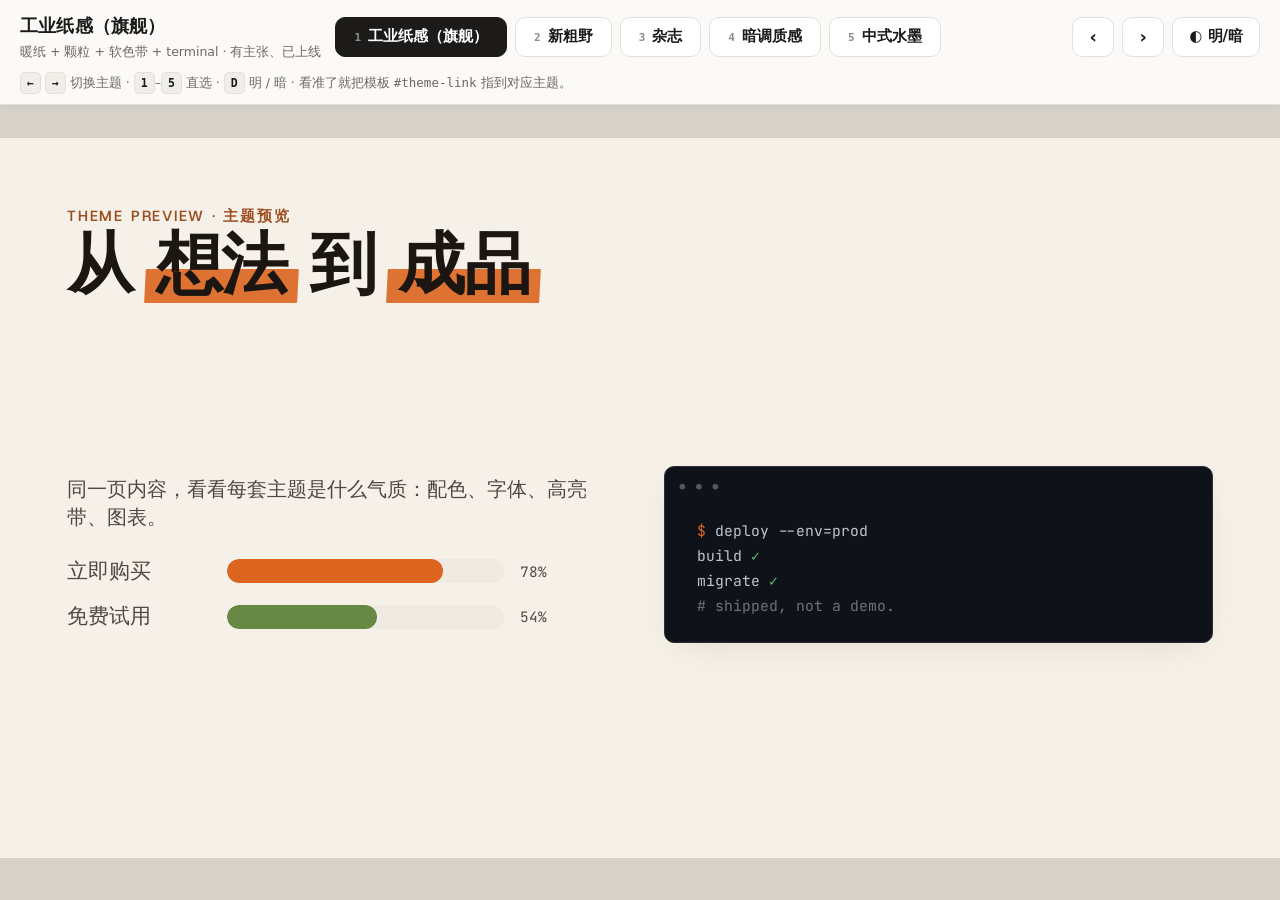
<file: skills/ameng-ppt-design/templates/theme-preview.html>
<!doctype html>
<html lang="zh-CN">
<head>
<meta charset="utf-8">
<meta name="viewport" content="width=device-width, initial-scale=1">
<title>主题预览 · Theme Preview</title>
<link rel="stylesheet" href="../assets/fonts.css">
<link rel="stylesheet" href="../assets/base.css">
<link rel="stylesheet" href="../assets/components.css">
<link rel="stylesheet" id="theme-link" href="../assets/themes/industrial-paper.css">
<style>
  /* ---- picker chrome (a tool UI; deliberately neutral so it never competes
         with the theme being previewed) ---------------------------------- */
  :root { --pk-ink:#1c1b1a; --pk-mut:#6b6864; --pk-line:#e4e1db; --pk-accent:#c2410c; }
  .pick { position: fixed; top: 0; left: 0; right: 0; z-index: 60;
    background: #fbfaf8; border-bottom: 1px solid var(--pk-line);
    box-shadow: 0 2px 14px -8px rgba(0,0,0,.18);
    font-family: system-ui, -apple-system, "PingFang SC", sans-serif; }
  .pick__row { display: flex; align-items: center; gap: 14px; padding: 11px 20px; }
  .pick__now { min-width: 230px; }
  .pick__now b { display: block; font-size: 18px; font-weight: 800; color: var(--pk-ink); letter-spacing: .01em; }
  .pick__now span { display: block; font-size: 12.5px; color: var(--pk-mut); margin-top: 2px; }
  .pick__themes { display: flex; gap: 8px; flex-wrap: wrap; flex: 1; }
  .pick__themes button { cursor: pointer; height: 40px; padding: 0 18px; border-radius: 10px;
    border: 1.5px solid var(--pk-line); background: #fff; color: var(--pk-ink);
    font: 600 15px/1 system-ui, "PingFang SC", sans-serif; transition: .14s; }
  .pick__themes button:hover { border-color: var(--pk-accent); color: var(--pk-accent); }
  .pick__themes button.on { background: var(--pk-ink); color: #fff; border-color: var(--pk-ink); }
  .pick__themes button .kbd { font: 600 11px/1 ui-monospace, monospace; opacity: .5; margin-right: 7px; }
  .pick__side { display: flex; align-items: center; gap: 8px; }
  .pick__nav, .pick__dark { cursor: pointer; height: 40px; border-radius: 10px; border: 1.5px solid var(--pk-line);
    background: #fff; color: var(--pk-ink); font: 600 15px/1 system-ui, sans-serif; }
  .pick__nav { width: 42px; font-size: 18px; }
  .pick__dark { padding: 0 16px; }
  .pick__nav:hover, .pick__dark:hover { border-color: var(--pk-accent); color: var(--pk-accent); }
  .pick__hint { padding: 0 20px 10px; font-size: 12.5px; color: var(--pk-mut); }
  .pick__hint kbd { font: 600 11.5px/1 ui-monospace, monospace; background: #f0eee9; border: 1px solid var(--pk-line);
    border-radius: 5px; padding: 3px 6px; color: var(--pk-ink); }
  body.has-pick .deck { inset: 96px 0 0 0; }      /* leave room for the 2-line picker */
  body.is-export .pick { display: none; }
  .slide__num, .deck__progress { display: none !important; }
  /* keep the single preview slide fitting ALL 5 themes — editorial / ink-wash
     run taller (big serif + 首字下沉 drop cap), so cap the hero, tighten the
     vertical rhythm, and suppress the drop cap that pushes height over 720. */
  .deck .slide .zh-mega { font-size: clamp(2.4rem, 1rem + 4.2cqw, 4.2rem); line-height: 1.08; }
  .deck .slide .lead { font-size: clamp(1rem, .9rem + .45cqw, 1.25rem); }
  .deck .slide .grid-2 { margin-top: var(--s-4) !important; }
  .deck .slide .lead::first-letter { font-size: inherit !important; float: none !important;
    line-height: inherit !important; margin: 0 !important; padding: 0 !important; color: inherit !important; }
  @media (max-width: 1000px) { .pick__now { display: none; } }
</style>
</head>
<body class="has-pick">
  <div class="pick" id="pick">
    <div class="pick__row">
      <div class="pick__now"><b id="pkName">工业纸感</b><span id="pkTrait"></span></div>
      <div class="pick__themes" id="pkThemes"></div>
      <div class="pick__side">
        <button class="pick__nav" id="pkPrev" title="上一套（←）">‹</button>
        <button class="pick__nav" id="pkNext" title="下一套（→）">›</button>
        <button class="pick__dark" id="pkDark" title="明暗（D）">◐ 明/暗</button>
      </div>
    </div>
    <div class="pick__hint">
      <kbd>←</kbd> <kbd>→</kbd> 切换主题 · <kbd>1</kbd>–<kbd>5</kbd> 直选 · <kbd>D</kbd> 明 / 暗 ·
      看准了就把模板 <code>#theme-link</code> 指到对应主题。
    </div>
  </div>

  <!-- 标准 16:9 舞台；不加 deck--chrome（预览不需要顶/脚栏，避免占高导致下方被裁切） -->
  <div class="deck" data-grain>
    <div class="deck__stage">
      <section class="slide is-active center" data-section="预览 · PREVIEW" data-accent="ember">
        <span class="eyebrow" data-anim="fade">THEME PREVIEW · 主题预览</span>
        <h2 class="zh-mega" data-anim="rise">从 <span class="hl">想法</span> 到 <span class="hl">成品</span></h2>
        <div class="grid-2 fill" style="--gap:var(--s-7);align-items:center;margin-top:var(--s-5)">
          <div class="stack" style="--gap:var(--s-5)">
            <p class="lead">同一页内容，看看每套主题是什么气质：配色、字体、高亮带、图表。</p>
            <div class="bars" style="max-width:30rem">
              <div class="bar"><span class="body">立即购买</span><div class="bar__track"><div class="bar__fill" style="--v:78%"></div></div><span class="bar__val">78%</span></div>
              <div class="bar"><span class="body">免费试用</span><div class="bar__track"><div class="bar__fill" style="--v:54%;background:var(--accent-2)"></div></div><span class="bar__val">54%</span></div>
            </div>
          </div>
          <div class="terminal" data-anim="rise">
            <div class="cmd">deploy --env=prod</div>
            <div class="ok">build</div>
            <div class="ok">migrate</div>
            <div class="comment"># shipped, not a demo.</div>
          </div>
        </div>
      </section>
    </div>
  </div>

<script>
(function () {
  var q = new URLSearchParams(location.search);
  // ordered list: [id, 中文名, 一句话气质]
  var THEMES = [
    ["industrial-paper", "工业纸感（旗舰）", "暖纸 + 颗粒 + 软色带 + terminal · 有主张、已上线"],
    ["neo-brutalist",    "新粗野 Brutalist", "酸黄 × 黑 + 硬投影 + 实心色块 + 零圆角 · 生猛、响亮"],
    ["editorial",        "杂志 Editorial",   "衬线 + 疏朗留白 + 首字下沉 + 细下划线 · 安静、考究"],
    ["dark-luxe",        "暗调质感 Dark-Luxe", "渐变深底 + 毛玻璃 + 暖金辉光 · 电影感、高级"],
    ["ink-wash",         "中式水墨 Ink-Wash", "宋体 + 朱砂红 + 留白 + 印章 + 一角墨晕 · 雅、静、东方"]
  ];
  var link = document.getElementById("theme-link"), deck = document.querySelector(".deck"),
      stage = deck.querySelector(".deck__stage"),
      nameEl = document.getElementById("pkName"), traitEl = document.getElementById("pkTrait"),
      themesEl = document.getElementById("pkThemes");
  var isExport = q.has("export");
  if (isExport) { document.body.classList.remove("has-pick"); document.body.classList.add("is-export"); }
  var cur = 0;

  // build theme buttons (with number-key hints)
  THEMES.forEach(function (t, i) {
    var b = document.createElement("button");
    b.innerHTML = '<span class="kbd">' + (i + 1) + '</span>' + t[1].replace(/\s.*$/, "");
    b.title = t[1];
    b.addEventListener("click", function () { setTheme(i); });
    themesEl.appendChild(b);
  });
  var btns = themesEl.querySelectorAll("button");

  function setTheme(i) {
    cur = (i + THEMES.length) % THEMES.length;
    var t = THEMES[cur];
    link.href = "../assets/themes/" + t[0] + ".css";
    nameEl.textContent = t[1]; traitEl.textContent = t[2];
    btns.forEach(function (b, j) { b.classList.toggle("on", j === cur); });
  }
  function cycle(d) { setTheme(cur + d); }
  function toggleDark() {
    if (deck.getAttribute("data-theme") === "dark") deck.removeAttribute("data-theme");
    else deck.setAttribute("data-theme", "dark");
  }
  document.getElementById("pkPrev").addEventListener("click", function () { cycle(-1); });
  document.getElementById("pkNext").addEventListener("click", function () { cycle(1); });
  document.getElementById("pkDark").addEventListener("click", toggleDark);
  document.addEventListener("keydown", function (e) {
    if (e.key === "ArrowRight") { cycle(1); e.preventDefault(); }
    else if (e.key === "ArrowLeft") { cycle(-1); e.preventDefault(); }
    else if (e.key === "d" || e.key === "D") toggleDark();
    else if (/^[1-9]$/.test(e.key) && +e.key <= THEMES.length) setTheme(+e.key - 1);
  });

  function fit() {
    var top = document.body.classList.contains("has-pick") ? 96 : 0;
    var s = Math.min(window.innerWidth / stage.offsetWidth, (window.innerHeight - top) / stage.offsetHeight);
    deck.style.setProperty("--fit", s.toFixed(4));
  }
  window.addEventListener("resize", fit);

  // URL params for screenshotting: ?theme=ink-wash&dark=1&export=1
  var want = q.get("theme"), idx = 0;
  THEMES.forEach(function (t, i) { if (t[0] === want) idx = i; });
  setTheme(idx);
  if (q.get("dark")) deck.setAttribute("data-theme", "dark");
  fit();
})();
</script>
</body>
</html>
</file>
<file: skills/ameng-ppt-design/assets/fonts.css>
/* ============================================================================
   ameng-ppt-design · fonts.css
   SELF-HOSTED distinctive fonts, OFFLINE / cn-ok. No Google Fonts at runtime,
   no CDN, no network. Run `scripts/fetch-fonts.sh` ONCE to populate
   assets/fonts/*.woff2 (one-time download, then fully offline).
   ----------------------------------------------------------------------------
   Ban-list compliant (设计基线): NO Inter, Roboto, Arial, Open Sans,
   DM Sans/Serif, Plus Jakarta, Outfit, IBM Plex*, Space*, Instrument*,
   Fraunces, Newsreader, Lora, Crimson*, Playfair Display, Cormorant*, Syne.
   Chosen: Display = Bricolage Grotesque · Body = Host Grotesk · Mono = JetBrains Mono.
   If a .woff2 is missing the stack falls back to system CJK gracefully.
   ============================================================================ */

@font-face {
  font-family: "Bricolage Grotesque";
  src: url("./fonts/BricolageGrotesque.woff2") format("woff2");
  font-weight: 200 800; font-display: swap; font-style: normal;
}
@font-face {
  font-family: "Host Grotesk";
  src: url("./fonts/HostGrotesk.woff2") format("woff2");
  font-weight: 300 800; font-display: swap; font-style: normal;
}
@font-face {
  font-family: "JetBrains Mono";
  src: url("./fonts/JetBrainsMono.woff2") format("woff2");
  font-weight: 400 700; font-display: swap; font-style: normal;
}
/* CJK (OPT-IN, off by default): the system CJK stack below (PingFang / Source Han /
   Noto) is already high quality and zero-weight, so we do NOT declare optional CJK
   webfonts here. If a deck needs self-hosted Chinese, subset 思源黑/宋 to woff2 (see
   scripts/fetch-fonts.sh "OPTIONAL"), add real @font-face declarations only after
   the files exist, and keep placeholder URLs out of comments: the self-contained
   HTML exporter intentionally scans every CSS URL while embedding assets. */

:root {
  /* Display = distinctive Latin grotesque + CJK 黑体/sans. CJK is SANS by default:
     serif CJK (宋/楷) reads heavy & old-fashioned at mega display sizes. Themes that
     WANT serif CJK (editorial) override this per-theme. */
  --ppt-display: "Bricolage Grotesque", "PingFang SC", "Source Han Sans SC",
                  "Microsoft YaHei", system-ui, sans-serif;
  /* Body = humanist grotesque + CJK sans */
  --ppt-body:    "Host Grotesk", "PPT Han Sans", "PingFang SC",
                  "Source Han Sans SC", "Noto Sans CJK SC", system-ui, sans-serif;
  /* Mono = JetBrains Mono for CLI / version numbers / metadata */
  --ppt-mono:    "JetBrains Mono", "Sarasa Mono SC", ui-monospace, monospace;
}
</file>
<file: skills/ameng-ppt-design/assets/base.css>
/* ============================================================================
   ameng-ppt-design · base.css
   Token-based design system + slide primitives. DO NOT edit per deck.
   A theme file (assets/themes/*.css) overrides the tokens in :root only.
   All colors are OKLCH. No hardcoded hex in layouts — always var(--token).
   ============================================================================ */

/* ---- 1. Default token contract (a theme overrides these) ----------------- */
:root {
  /* Surfaces */
  --bg:          oklch(98.5% 0.004 95);    /* deck/page background */
  --surface-1:   oklch(100% 0 0);          /* raised card */
  --surface-2:   oklch(96% 0.005 95);      /* sunken / subtle fill */
  --line:        oklch(88% 0.006 95);      /* hairline borders */
  --line-strong: oklch(78% 0.01 95);

  /* Ink (text) — 3 levels of hierarchy */
  --ink-1: oklch(22% 0.01 260);            /* primary text / headlines */
  --ink-2: oklch(44% 0.012 260);           /* secondary text */
  --ink-3: oklch(60% 0.012 260);           /* muted / captions */

  /* Accent — used SEMANTICALLY (emphasis, data highlight), not decoration.
     Default is EMBER (warm), not blue: 禁蓝 is a house rule, and a blue default
     was a latent trap (any deck that forgets to link a theme would render blue). */
  --accent:     oklch(64% 0.17 45);        /* primary accent — ember (was blue 256) */
  --accent-ink: oklch(98% 0.01 60);        /* text sitting on accent */
  --accent-2:   oklch(66% 0.13 184);       /* secondary accent (charts/dual, teal) */
  --accent-soft: oklch(92% 0.05 50);       /* warm tint background for accent */

  /* Media overlay — legibility veil + text for captions ON a photo (image-hero /
     image-grid). NEUTRAL hue (chroma 0) so 禁蓝 never trips; not pure black/white. */
  --scrim:    oklch(20% 0 0 / 0.62);       /* darkening veil under text over photos */
  --on-media: oklch(97% 0 0);              /* caption text sitting on a photo/scrim */

  /* Typography families. Theme may swap. Self-hosted/system — NO Inter/Roboto. */
  --font-display: var(--ppt-display, "Source Han Serif SC", "Songti SC", "Noto Serif CJK SC", Georgia, serif);
  --font-body:    var(--ppt-body, "PingFang SC", "HarmonyOS Sans SC", "Source Han Sans SC", "Noto Sans CJK SC", system-ui, sans-serif);
  --font-mono:    var(--ppt-mono, "JetBrains Mono", "Sarasa Mono SC", "DejaVu Sans Mono", ui-monospace, monospace);

  /* Type scale — fluid, anchored to a 1280-wide stage. Big scale CONTRAST. */
  --fs-eyebrow: clamp(0.72rem, 0.6rem + 0.4cqw, 0.92rem);
  --fs-body:    clamp(1rem, 0.86rem + 0.55cqw, 1.32rem);
  --fs-lead:    clamp(1.3rem, 1rem + 1cqw, 1.9rem);
  --fs-h3:      clamp(1.5rem, 1.1rem + 1.4cqw, 2.3rem);
  --fs-h2:      clamp(2rem, 1.3rem + 2.4cqw, 3.4rem);
  --fs-h1:      clamp(2.8rem, 1.6rem + 4cqw, 5rem);
  --fs-display: clamp(3.6rem, 1.8rem + 6cqw, 7rem);
  --fs-stat:    clamp(3rem, 1.6rem + 5cqw, 6rem);

  /* Weights & tracking */
  --w-light: 300; --w-reg: 400; --w-med: 500; --w-semi: 600; --w-bold: 700;
  /* 字重阶梯（越大越细、越小越粗）：display 级超大字与数据大数字降一档，
     避免 100px+ 的 bold 糊成一块砖；h1 及以下保持原字重。主题按气质覆盖
     （neo-brutalist 要 800 的粗野、dark-luxe 要更细的奢感，都在主题里盖）。 */
  --w-display: var(--w-semi);   /* .display / .zh-mega 超大标题 */
  --w-stat:    var(--w-semi);   /* .data-hero__num / .stat__num / .donut__val 大数字 */
  --track-tight: -0.02em;
  --track-wide:  0.12em;          /* ALL-CAPS labels only; 0.05–0.12em is the sane band */
  --leading-tight: 1.08;
  --leading-body:  1.62;

  /* Spacing scale (8px rhythm, non-uniform on purpose) */
  --s-1: 0.25rem; --s-2: 0.5rem; --s-3: 0.75rem; --s-4: 1rem;
  --s-5: 1.5rem; --s-6: 2rem; --s-7: 3rem; --s-8: 4.5rem; --s-9: 6.5rem;

  /* Radius & shadow — restrained. One radius family per deck. */
  --r-1: 6px; --r-2: 12px; --r-3: 20px; --r-pill: 999px;
  --shadow-1: 0 1px 2px oklch(0% 0 0 / 0.05);
  --shadow-2: 0 6px 24px -8px oklch(0% 0 0 / 0.14);
  --shadow-3: 0 24px 64px -20px oklch(0% 0 0 / 0.22);

  /* Deck geometry — a slide is a FIXED stage, scaled to fit the viewport. */
  --slide-w: 1280px;
  --slide-h: 720px;               /* 16:9 fixed stage. */
  --pad: clamp(2.5rem, 1rem + 4cqw, 5.5rem);
  --content-max: 1100px;          /* reading width cap so text never over-stretches */

  /* Motion */
  --dur: 480ms;
  --ease: cubic-bezier(0.16, 1, 0.3, 1);

  /* Swappable accent palette (set data-accent on .slide for per-section zones).
     House rule: ONE accent per deck/section, used 60-30-10. 禁蓝 by default —
     "ink-blue" exists only for the report theme, never a flagship default. */
  --pal-ember:   oklch(64% 0.17 45);
  --pal-sand:    oklch(70% 0.12 75);
  --pal-cinnabar:oklch(58% 0.20 30);
  --pal-olive:   oklch(58% 0.10 130);
  --pal-mint:    oklch(72% 0.14 160);
  --pal-magenta: oklch(62% 0.20 348);
  --pal-cyan:    oklch(66% 0.13 215);
}

/* per-section accent re-binding (工业纸感 pattern): one zone = one accent.
   Each also re-binds --accent-ink to the color that ACTUALLY contrasts on that
   accent (WCAG-checked): solid bands (.hl--full / .card--accent / mark) read on
   the band, so the ink must follow the band's luminance, not a single theme
   default. Most palette colors are mid-light → DARK ink wins; only cinnabar
   (deep red) takes near-white. Without this, switching to a light accent (sand /
   mint) left near-white ink on a light band = unreadable. */
.slide[data-accent="ember"],   .deck[data-accent="ember"]   { --accent: var(--pal-ember);    --accent-ink: oklch(21% 0.03 45);  }
.slide[data-accent="sand"],    .deck[data-accent="sand"]    { --accent: var(--pal-sand);     --accent-ink: oklch(22% 0.03 75);  }
.slide[data-accent="cinnabar"],.deck[data-accent="cinnabar"]{ --accent: var(--pal-cinnabar); --accent-ink: oklch(98% 0.01 30);  }
.slide[data-accent="olive"],   .deck[data-accent="olive"]   { --accent: var(--pal-olive);    --accent-ink: oklch(20% 0.03 130); }
.slide[data-accent="mint"],    .deck[data-accent="mint"]    { --accent: var(--pal-mint);     --accent-ink: oklch(22% 0.04 160); }
.slide[data-accent="magenta"], .deck[data-accent="magenta"] { --accent: var(--pal-magenta);  --accent-ink: oklch(21% 0.03 348); }
.slide[data-accent="cyan"],    .deck[data-accent="cyan"]    { --accent: var(--pal-cyan);     --accent-ink: oklch(20% 0.03 215); }

/* ---- 2. Reset & page ----------------------------------------------------- */
*, *::before, *::after { box-sizing: border-box; }
html, body { margin: 0; height: 100%; }
/* UA block-margin reset: spacing is controlled by flex `gap` / `.stack` /
   explicit margins — NOT browser-default block margins. Without this a
   `<p class="h3">` carries ~1em top margin (≈font-size) that COMPOUNDS with the
   flex `gap`, showing as an oversized eyebrow→title gap (worst in sparse cards,
   where it shoves the title to the bottom). `:where()` = 0 specificity, so any
   explicit margin (inline style, .stack, theme) still wins. */
:where(p, h1, h2, h3, h4, h5, h6, blockquote, figure, ul, ol, dl, dd) { margin: 0; }
body {
  background: var(--bg);
  color: var(--ink-1);
  font-family: var(--font-body);
  font-size: var(--fs-body);
  line-height: var(--leading-body);
  -webkit-font-smoothing: antialiased;
  text-rendering: optimizeLegibility;
  overflow: hidden;                /* the deck owns the screen */
}

/* ---- 3. Deck stage & fit-to-viewport scaling ----------------------------- */
/* .deck is the fixed 1280×720 stage. runtime.js sets --fit
   to scale it to the window. This keeps layout math simple & pixel-stable. */
.deck {
  position: fixed; inset: 0;
  display: grid; place-items: center;
  /* color set here (not only on body) so inherited text — headings without an
     explicit color — re-resolves --ink-1 INSIDE the theme/dark scope. body is an
     ancestor of .deck, so body's computed color would keep the light value
     under [data-theme="dark"]. */
  color: var(--ink-1);
  /* paint the letterbox (area around the scaled stage) so toggling dark mode (T)
     covers the WHOLE viewport — no light edges leaking. Derived from --bg so it
     flips automatically with the theme; slightly recessed = intentional backdrop. */
  background: color-mix(in oklab, var(--bg) 90%, #000);
}
.deck__stage {
  position: relative;
  width: var(--slide-w);
  height: var(--slide-h);
  transform: scale(var(--fit, 1));
  transform-origin: center center;
  background: var(--bg);
  overflow: hidden;
  /* Make the stage a query container so the type/space scale below resolves in
     `cqw` (1% of the FIXED 1280 stage = 12.8px), NOT `vw` (1% of the browser
     viewport). This is the fix for: (a) export looking different per browser
     size, (b) overflow the headless gate missed — both were caused by vw-based
     fonts growing on wider viewports. Now every viewport, the export, and the
     gate all render the identical 1280-anchored layout. */
  container-type: inline-size;
}
/* Center the MAIN stage by pinning its center to the viewport center, then
   scaling about that point. `place-items:center` alone start-anchors an
   unscaled 1280px box once the viewport is narrower than it, so the scaled
   deck drifts off-center (and clips) at odd window widths — translate(-50%,-50%)
   fixes that deterministically at any size. Scoped with :not(.ppt-thumb …) so
   thumbnail frames (overview + presenter, which JS scales inline) are left
   untouched. */
:not(.ppt-thumb) > .deck > .deck__stage {
  position: absolute; left: 50%; top: 50%;
  transform: translate(-50%, -50%) scale(var(--fit, 1));
}
/* ---- 4. Slide ------------------------------------------------------------ */
.slide {
  position: absolute; inset: 0;
  padding: var(--pad);
  display: flex; flex-direction: column;
  opacity: 0; visibility: hidden;
  pointer-events: none;
  /* last-resort wrap for unbroken long tokens (URL / long English word / code
     id) so they fold instead of inking past the safe zone. Only kicks in when
     wrapping is allowed — nowrap elements (.fit-text, .scope spans) unaffected. */
  overflow-wrap: break-word;
}
.slide.is-active { opacity: 1; visibility: visible; pointer-events: auto; }

/* entry animation runs only when a slide becomes active (explicit override) */
.slide.is-active [data-anim] { animation: var(--anim, ppt-fade-up) var(--dur) var(--ease) both; }

/* ============ AUTO-MOTION — 默认动效（零标签，每页自动活起来） ===============
   过去：入场动画只对带 data-anim 的元素生效 → 作者漏标 = 该元素静止 → 整页死板。
   现在：活动页的内容块按文档顺序自动逐个上浮；多项容器(grid/bento/bars/flow/
   funnel/layers/matrix/list…)改为让其「子项」逐个错峰，而不是整块一起冒出；柱状
   图自动生长、关键数字自动弹入。写普通 HTML 就有动效，不用给每个元素挂 data-anim。
   退出：单元素加 data-anim="none"；整个 deck 加 data-automotion="off"。
   导出/打印/reduced-motion 一律定格到结束帧（freeze 规则在下方 + render VTB=1600）。
   —— :where() 零特异度，作者用 data-anim 显式覆盖任意元素都赢得过它。 */

/* A) 顶层内容块：直接逐个上浮（叶子型元素，不含多项容器） */
.deck:not([data-automotion="off"]) .slide.is-active
  > :where(.eyebrow,.kicker,h1,h2,h3,h4,.h1,.h2,.h3,.h4,.display,.zh-mega,.lead,
     .body,.measure,p,blockquote,.quote,figure,.frame,.terminal,.data-hero,.rule,
     .tag,.tag-row,img,.prod,.scope,.evo,.donut,.gauge):not([data-anim]):not([data-anim="none"]):not(.notes) {
  animation: ppt-fade-up var(--dur) var(--ease) both;
  animation-delay: calc(var(--i, 0) * 70ms);
}
/* B) 多项容器：错峰它的「直接子项」（卡片/柱/步骤逐个进，而非整块） */
.deck:not([data-automotion="off"]) .slide.is-active
  :where(.grid-2,.grid-3,.grid-4,.bento,.cards,.bars,.flow,.funnel,.layers,.matrix2,
     .timeline,.kpi-row,.donut-row,.zones,.contrast,.split,ul,ol)
  > :not([data-anim]):not([data-anim="none"]):not(.notes) {
  animation: ppt-fade-up var(--dur) var(--ease) both;
  animation-delay: calc(var(--i, 0) * 70ms + 90ms);
}
/* 图表自己长出来（柱生长 + 数字弹入），无需手挂 .fx-*；显式 .fx-* 仍可覆盖 */
.deck:not([data-automotion="off"]) .slide.is-active .bar__fill:not(.fx-grow-y):not(.fx-pop) {
  transform-origin: left; animation: ppt-grow-x .72s var(--ease) both;
  animation-delay: calc(var(--i, 0) * 70ms + 0.12s);
}
.deck:not([data-automotion="off"]) .slide.is-active
  :where(.data-hero__num,.donut__val,.gauge__val,.kpi__num,.stat__num):not([data-anim]) {
  animation: ppt-pop var(--dur) var(--ease) both; animation-delay: 0.1s;
}

/* ---- 5. Chrome: progress bar, page number, footer ------------------------ */
.deck__progress {
  position: absolute; left: 0; top: 0; height: 3px; width: 100%;
  background: transparent; z-index: 5;
}
.deck__progress > i {
  display: block; height: 100%; width: var(--progress, 0%);
  background: var(--accent); transition: width var(--dur) var(--ease);
}
.slide__num {
  position: absolute; right: var(--pad); bottom: calc(var(--pad) * 0.55);
  font-family: var(--font-mono); font-size: 0.8rem; letter-spacing: 0.08em;
  color: var(--ink-3); z-index: 4;
}
.slide__foot {
  position: absolute; left: var(--pad); bottom: calc(var(--pad) * 0.55);
  font-size: 0.78rem; letter-spacing: 0.04em; color: var(--ink-3); z-index: 4;
}

/* ---- 6. Typographic primitives ------------------------------------------ */
.eyebrow {
  font-size: var(--fs-eyebrow); font-weight: var(--w-semi);
  letter-spacing: var(--track-wide); text-transform: uppercase;
  /* accent deepened with ink so kickers stay legible on the LIGHT palettes
     (sand/cyan accents alone wash out to ~2:1 on paper) */
  color: color-mix(in oklab, var(--accent) 70%, var(--ink-1));
}
.display {
  font-family: var(--font-display); font-size: var(--fs-display);
  font-weight: var(--w-display); line-height: var(--leading-tight);
  letter-spacing: var(--track-tight); color: var(--ink-1);
  text-wrap: balance;
}
.h1 { font-family: var(--font-display); font-size: var(--fs-h1); font-weight: var(--w-bold);
      line-height: var(--leading-tight); letter-spacing: var(--track-tight); text-wrap: balance; }
.h2 { font-family: var(--font-display); font-size: var(--fs-h2); font-weight: var(--w-semi);
      line-height: 1.15; letter-spacing: var(--track-tight); text-wrap: balance; }
.h3 { font-size: var(--fs-h3); font-weight: var(--w-semi); line-height: 1.22; }
/* Reading-width caps are in `ch` (width of "0"). CJK glyphs are ~2× that, so a
   small ch cap wraps CJK far too early (40ch ≈ 20 汉字). Caps widened for CJK-first
   decks; for Latin these stay within a comfortable measure. */
.lead { font-size: var(--fs-lead); color: var(--ink-2); font-weight: var(--w-reg);
        line-height: 1.4; max-width: 52ch; text-wrap: pretty; }
.body { font-size: var(--fs-body); color: var(--ink-2); max-width: 72ch; text-wrap: pretty; }
.muted { color: var(--ink-3); }
.accent { color: var(--accent); }
mark { background: var(--accent-soft); color: var(--ink-1); padding: 0 0.18em; border-radius: var(--r-1); }

/* stat / big number */
.stat { display: flex; flex-direction: column; gap: var(--s-2); }
.stat__num { font-family: var(--font-display); font-size: var(--fs-stat); font-weight: var(--w-stat);
             line-height: 1; letter-spacing: var(--track-tight); color: var(--ink-1);
             font-variant-numeric: tabular-nums; }
.stat__num .unit { font-size: 0.42em; color: var(--ink-3); margin-left: 0.15em; font-weight: var(--w-med); }
.stat__label { font-size: var(--fs-eyebrow); letter-spacing: 0.06em; color: var(--ink-3); text-transform: uppercase; }

/* quote */
.quote { font-family: var(--font-display); font-size: var(--fs-h2); font-weight: var(--w-med);
         line-height: 1.3; letter-spacing: var(--track-tight); color: var(--ink-1); text-wrap: balance; }
.quote__by { margin-top: var(--s-5); font-size: var(--fs-body); color: var(--ink-3); }

/* ---- 7. Layout helpers --------------------------------------------------- */
.stack > * + * { margin-top: var(--gap, var(--s-4)); }
.cluster { display: flex; flex-wrap: wrap; gap: var(--gap, var(--s-4)); align-items: center; }
.spread { display: flex; justify-content: space-between; align-items: flex-end; gap: var(--s-6); }
.fill { flex: 1; min-height: 0; }
.center { display: flex; flex-direction: column; justify-content: center; height: 100%; }
.grid-2 { display: grid; grid-template-columns: 1fr 1fr; gap: var(--gap, var(--s-6)); }
.grid-3 { display: grid; grid-template-columns: repeat(3, 1fr); gap: var(--gap, var(--s-5)); }
.grid-4 { display: grid; grid-template-columns: repeat(4, 1fr); gap: var(--gap, var(--s-4)); }

/* ---- 7b. Safe-zone container (structural overflow prevention) ------------- */
/* The slide's padding already encodes the safe zone (y∈[85,636] with chrome).
   Wrap dense content in .slide__safe to make children SHARE that height and
   shrink (min-height:0 lets flex/grid children compress) instead of pushing
   past the box and getting silently clipped by .deck__stage{overflow:hidden}.
   Pair grids with `.grid--fit` so rows distribute within the safe box. */
.slide__safe { flex: 1 1 auto; min-height: 0; display: flex; flex-direction: column; gap: var(--gap, var(--s-5)); }
.slide__safe.center { justify-content: center; }
.slide__safe > .fill { min-height: 0; }
.grid--fit { min-height: 0; align-content: stretch; }
.grid--fit > * { min-height: 0; min-width: 0; }

/* ---- 7c. fit-text: shrink-to-fit a single hero line ----------------------- */
/* For big non-wrapping hero numbers/titles whose length varies (a long stat, a
   long title). runtime.js measures the active slide and reduces font-size until
   the line fits its container width — so a longer-than-expected value scales
   down rather than overflowing. Use on ONE-LINE heroes; not for body copy. */
.fit-text { white-space: nowrap; max-width: 100%; }
/* bento: deliberate non-uniform composition */
.bento { display: grid; gap: var(--s-4); grid-template-columns: repeat(6, 1fr); grid-auto-rows: 1fr; }
.bento > .col-2 { grid-column: span 2; } .bento > .col-3 { grid-column: span 3; }
.bento > .col-4 { grid-column: span 4; } .bento > .row-2 { grid-row: span 2; }

/* card surface */
.card {
  background: var(--surface-1); border: 1px solid var(--line);
  border-radius: var(--r-2); padding: var(--s-5);
  display: flex; flex-direction: column; gap: var(--s-3);
}
.card--soft { background: var(--surface-2); border-color: transparent; }
/* Solid payload blocks (card--accent / z--r / fn--on / fu--on / ly--on / mq--on
   / sc--on) all draw from ONE deck-wide block color — a DEEPENED accent with
   near-white ink (house rule: 色块统一一色 + 反白). Themes define the literals;
   per-section data-accent recolors chrome/eyebrow/hl, NEVER the blocks. */
.deck { --accent-block: var(--accent); --accent-block-ink: var(--accent-ink); }
.card--accent { background: var(--accent-block); color: var(--accent-block-ink); border-color: transparent; }
/* ALL text inside an accent card flips to ink-on-block — otherwise .body/.lead/.muted
   keep their dark color and become unreadable on the fill (contrast bug). */
.card--accent :where(.stat__num, .stat__label, .h2, .h3, .lead, .body, .muted, .eyebrow, p, h2, h3, li) {
  color: var(--accent-block-ink);
}
.card--accent :where(.muted, .body, .data-hero__src, .stat__label) { opacity: 0.85; }
.card--accent .tag { background: oklch(100% 0 0 / 0.18); border-color: transparent; color: var(--accent-block-ink); }

/* pill / tag */
.tag { display: inline-flex; align-items: center; gap: var(--s-2);
       font-size: var(--fs-eyebrow); letter-spacing: 0.04em; color: var(--ink-2);
       background: var(--surface-2); border-radius: var(--r-pill);
       padding: 0.3em 0.85em; border: 1px solid var(--line);
       white-space: nowrap; /* pills never wrap internally (fallback-font safety) */ }
/* scenario / illustrative-data badge (事实溯源 D1): flags a made-up KPI on screen
   so the audience knows the number isn't real. Deliberately quiet + dashed so it
   reads as a caveat, not a highlight. Pair with data-scenario on the .slide. */
.tag--scenario { background: transparent; border-style: dashed; border-color: var(--ink-3);
                 color: var(--ink-3); letter-spacing: 0.06em; }

/* divider */
.rule { height: 1px; background: var(--line); border: 0; margin: var(--s-5) 0; }

/* simple bar for honest, real-data charts (no fake numbers) */
.bars { display: flex; flex-direction: column; gap: var(--s-3); }
.bar { display: grid; grid-template-columns: 9rem 1fr auto; align-items: center; gap: var(--s-4); }
/* 24px 级条厚：10px 细线撑不起「数据是主角」，两轮新鲜眼睛评审都点名过 */
.bar__track { height: 1.5rem; background: var(--surface-2); border-radius: var(--r-pill); overflow: hidden; }
.bar__fill { height: 100%; width: var(--v, 0%); background: var(--accent); border-radius: var(--r-pill); }
.bar__val { font-family: var(--font-mono); font-size: 0.9rem; color: var(--ink-2); font-variant-numeric: tabular-nums; }

/* ---- 8. Speaker notes & overview (driven by runtime.js) ------------------ */
.notes, .script { display: none; }
/* bottom sheet = grip (drag to resize, lives outside the editable body) + body.
   Height: auto up to 42vh by default; once the user drags, --notes-h wins (≤80vh). */
.ppt-notes-overlay {
  position: fixed; inset: auto 0 0 0;
  height: var(--notes-h, auto);
  max-height: min(80vh, max(42vh, var(--notes-h, 0px)));
  background: oklch(15% 0.01 260 / 0.97); color: oklch(96% 0 0);
  font-family: var(--font-body); font-size: 1rem; line-height: 1.6;
  z-index: 50; display: none; flex-direction: column;
  border-top: 2px solid var(--accent);
}
.ppt-notes-overlay.is-open { display: flex; }
.ppt-notes-overlay__grip {
  flex: none; display: flex; align-items: center; justify-content: center;
  height: 18px; cursor: ns-resize; touch-action: none;
}
.ppt-notes-overlay__grip span {
  display: block; width: 44px; height: 4px; border-radius: 999px;
  background: oklch(70% 0 0 / 0.4); transition: background 0.15s ease;
}
.ppt-notes-overlay__grip:hover span { background: oklch(85% 0 0 / 0.65); }
.ppt-notes-overlay__body {
  flex: 1; min-height: 0; overflow: auto; outline: none;
  padding: 0 var(--s-7) var(--s-6);
}
.ppt-overview {
  position: fixed; inset: 0; background: oklch(14% 0.012 260 / 0.97); z-index: 60;
  display: none; grid-template-columns: repeat(auto-fill, minmax(248px, 1fr));
  gap: var(--s-5) var(--s-4); padding: var(--s-7) var(--s-6); overflow: auto; align-content: start;
}
.ppt-overview.is-open { display: grid; }
/* each cell = a real scaled-down live preview of the slide + a caption */
.ppt-ov__cell {
  appearance: none; border: 0; background: transparent; padding: 0; margin: 0;
  cursor: pointer; text-align: left; display: flex; flex-direction: column; gap: 0.5rem;
}
.ppt-ov__frame {
  position: relative; width: 100%; aspect-ratio: 16 / 9; overflow: hidden;
  border-radius: var(--r-2); border: 2px solid oklch(100% 0 0 / 0.14); background: var(--bg);
  box-shadow: 0 6px 22px oklch(0% 0 0 / 0.38); transition: border-color .15s, transform .15s, box-shadow .15s;
}
.ppt-ov__cell:hover .ppt-ov__frame { transform: translateY(-3px); border-color: oklch(100% 0 0 / 0.5); }
.ppt-ov__cell:focus-visible { outline: none; }
.ppt-ov__cell:focus-visible .ppt-ov__frame { border-color: var(--accent); box-shadow: 0 0 0 3px oklch(from var(--accent) l c h / 0.4), 0 6px 22px oklch(0% 0 0 / 0.38); }
.ppt-ov__cell.is-current .ppt-ov__frame { border-color: var(--accent); box-shadow: 0 0 0 1px var(--accent), 0 6px 22px oklch(0% 0 0 / 0.38); }
/* mini deck/stage scaffold (overview + presenter share .ppt-thumb) so global
   `.deck--chrome .slide` selectors still match. JS scales the mini .deck itself
   (NOT .deck__stage): the export freeze rule `.deck.ppt-exporting .deck__stage`
   force-resets the stage transform with !important, which would clobber an
   inline scale on the stage — scaling the .deck wrapper sidesteps that entirely. */
.ppt-thumb .deck { position: absolute; top: 0; left: 0; width: var(--slide-w, 1280px); height: var(--slide-h, 720px); min-height: 0; display: block; transform-origin: top left; background: transparent; }
.ppt-thumb .deck__stage { position: absolute; top: 0; left: 0; }
.ppt-ov__cap { display: flex; align-items: baseline; gap: 0.55em; padding: 0 2px;
  color: oklch(100% 0 0 / 0.82); font: 500 0.82rem/1.3 var(--font-body); }
.ppt-ov__cap b { font-family: var(--font-mono); font-size: 0.72rem; color: oklch(100% 0 0 / 0.5); min-width: 1.7em; flex: none; }
.ppt-ov__cap span { overflow: hidden; text-overflow: ellipsis; white-space: nowrap; }
.ppt-ov__cell.is-current .ppt-ov__cap, .ppt-ov__cell.is-current .ppt-ov__cap b { color: var(--accent); }

/* keyboard-shortcut help affordance — bottom-center, subtle, screen-only.
   Hover (or click, or press ? / H) reveals the panel. Hidden in print/export. */
.ppt-help { position: fixed; left: 50%; bottom: 14px; transform: translateX(-50%); z-index: 45; }
.ppt-help__btn {
  font-family: var(--font-mono); font-size: 0.72rem; letter-spacing: 0.04em;
  color: var(--ink-3); background: var(--surface-1); border: 1px solid var(--line);
  border-radius: var(--r-pill); padding: 0.34em 0.9em; cursor: help;
  box-shadow: var(--shadow-1); opacity: 0.5; transition: opacity 0.2s var(--ease);
}
.ppt-help:hover .ppt-help__btn, .ppt-help.is-open .ppt-help__btn { opacity: 1; }
.ppt-help__panel {
  position: absolute; left: 50%; bottom: calc(100% + 8px);
  transform: translateX(-50%) translateY(6px);
  width: 232px; background: var(--surface-1); color: var(--ink-1);
  border: 1px solid var(--line); border-radius: var(--r-2); box-shadow: var(--shadow-3);
  padding: var(--s-4) var(--s-5); opacity: 0; visibility: hidden;
  transition: opacity 0.18s var(--ease), transform 0.18s var(--ease);
}
.ppt-help:hover .ppt-help__panel, .ppt-help.is-open .ppt-help__panel {
  opacity: 1; visibility: visible; transform: translateX(-50%) translateY(0);
}
.ppt-help__row { display: flex; align-items: center; gap: 0.6em; padding: 0.3em 0;
  font-size: 0.78rem; color: var(--ink-2); }
.ppt-help__row b { margin-left: auto; font-weight: var(--w-med); color: var(--ink-2); }
.ppt-help__row .k { display: inline-flex; gap: 0.25em; }
.ppt-help kbd { font-family: var(--font-mono); font-size: 0.68rem; line-height: 1.5;
  background: var(--surface-2); border: 1px solid var(--line); border-bottom-width: 2px;
  border-radius: 4px; padding: 0.06em 0.45em; color: var(--ink-1); }
@media print { .ppt-help { display: none !important; } }

/* ---- 9. Motion keyframes ------------------------------------------------- */
@keyframes ppt-fade-up { from { opacity: 0; transform: translateY(18px); } to { opacity: 1; transform: none; } }
@keyframes ppt-fade    { from { opacity: 0; } to { opacity: 1; } }
@keyframes ppt-rise    { from { opacity: 0; transform: translateY(40px) scale(0.98); } to { opacity: 1; transform: none; } }
@keyframes ppt-wipe    { from { clip-path: inset(0 100% 0 0); } to { clip-path: inset(0 0 0 0); } }
@keyframes ppt-blur-in { from { opacity: 0; filter: blur(12px); } to { opacity: 1; filter: none; } }

[data-anim="fade"]   { --anim: ppt-fade; }
[data-anim="rise"]   { --anim: ppt-rise; }
[data-anim="wipe"]   { --anim: ppt-wipe; }
[data-anim="blur"]   { --anim: ppt-blur-in; }
/* explicit stagger group (still supported) */
.anim-stagger > * { animation: ppt-fade-up var(--dur) var(--ease) both;
  animation-delay: calc(var(--i, 0) * 80ms); }

/* document-order index --i (1..12) — drives BOTH the explicit .anim-stagger and
   the AUTO-MOTION cascade above. Set on: explicit groups, the active slide's
   direct children, and every multi-item container's children. Extended to 12
   (was capped at 6 → 7+ items used to all fire together). */
.anim-stagger > *:nth-child(1),  .slide.is-active > *:nth-child(1),  .slide.is-active :where(.grid-2,.grid-3,.grid-4,.bento,.cards,.bars,.flow,.funnel,.layers,.matrix2,.timeline,.asym,.two-col,.imggrid,.kpi-row,.donut-row,.zones,.contrast,.split,ul,ol) > *:nth-child(1)  { --i: 0; }
.anim-stagger > *:nth-child(2),  .slide.is-active > *:nth-child(2),  .slide.is-active :where(.grid-2,.grid-3,.grid-4,.bento,.cards,.bars,.flow,.funnel,.layers,.matrix2,.timeline,.asym,.two-col,.imggrid,.kpi-row,.donut-row,.zones,.contrast,.split,ul,ol) > *:nth-child(2)  { --i: 1; }
.anim-stagger > *:nth-child(3),  .slide.is-active > *:nth-child(3),  .slide.is-active :where(.grid-2,.grid-3,.grid-4,.bento,.cards,.bars,.flow,.funnel,.layers,.matrix2,.timeline,.asym,.two-col,.imggrid,.kpi-row,.donut-row,.zones,.contrast,.split,ul,ol) > *:nth-child(3)  { --i: 2; }
.anim-stagger > *:nth-child(4),  .slide.is-active > *:nth-child(4),  .slide.is-active :where(.grid-2,.grid-3,.grid-4,.bento,.cards,.bars,.flow,.funnel,.layers,.matrix2,.timeline,.asym,.two-col,.imggrid,.kpi-row,.donut-row,.zones,.contrast,.split,ul,ol) > *:nth-child(4)  { --i: 3; }
.anim-stagger > *:nth-child(5),  .slide.is-active > *:nth-child(5),  .slide.is-active :where(.grid-2,.grid-3,.grid-4,.bento,.cards,.bars,.flow,.funnel,.layers,.matrix2,.timeline,.asym,.two-col,.imggrid,.kpi-row,.donut-row,.zones,.contrast,.split,ul,ol) > *:nth-child(5)  { --i: 4; }
.anim-stagger > *:nth-child(6),  .slide.is-active > *:nth-child(6),  .slide.is-active :where(.grid-2,.grid-3,.grid-4,.bento,.cards,.bars,.flow,.funnel,.layers,.matrix2,.timeline,.asym,.two-col,.imggrid,.kpi-row,.donut-row,.zones,.contrast,.split,ul,ol) > *:nth-child(6)  { --i: 5; }
.anim-stagger > *:nth-child(7),  .slide.is-active > *:nth-child(7),  .slide.is-active :where(.grid-2,.grid-3,.grid-4,.bento,.cards,.bars,.flow,.funnel,.layers,.matrix2,.timeline,.asym,.two-col,.imggrid,.kpi-row,.donut-row,.zones,.contrast,.split,ul,ol) > *:nth-child(7)  { --i: 6; }
.anim-stagger > *:nth-child(8),  .slide.is-active > *:nth-child(8),  .slide.is-active :where(.grid-2,.grid-3,.grid-4,.bento,.cards,.bars,.flow,.funnel,.layers,.matrix2,.timeline,.asym,.two-col,.imggrid,.kpi-row,.donut-row,.zones,.contrast,.split,ul,ol) > *:nth-child(8)  { --i: 7; }
.anim-stagger > *:nth-child(9),  .slide.is-active > *:nth-child(9),  .slide.is-active :where(.grid-2,.grid-3,.grid-4,.bento,.cards,.bars,.flow,.funnel,.layers,.matrix2,.timeline,.asym,.two-col,.imggrid,.kpi-row,.donut-row,.zones,.contrast,.split,ul,ol) > *:nth-child(9)  { --i: 8; }
.anim-stagger > *:nth-child(10), .slide.is-active > *:nth-child(10), .slide.is-active :where(.grid-2,.grid-3,.grid-4,.bento,.cards,.bars,.flow,.funnel,.layers,.matrix2,.timeline,.asym,.two-col,.imggrid,.kpi-row,.donut-row,.zones,.contrast,.split,ul,ol) > *:nth-child(10) { --i: 9; }
.anim-stagger > *:nth-child(11), .slide.is-active > *:nth-child(11), .slide.is-active :where(.grid-2,.grid-3,.grid-4,.bento,.cards,.bars,.flow,.funnel,.layers,.matrix2,.timeline,.asym,.two-col,.imggrid,.kpi-row,.donut-row,.zones,.contrast,.split,ul,ol) > *:nth-child(11) { --i: 10; }
.anim-stagger > *:nth-child(12), .slide.is-active > *:nth-child(12), .slide.is-active :where(.grid-2,.grid-3,.grid-4,.bento,.cards,.bars,.flow,.funnel,.layers,.matrix2,.timeline,.asym,.two-col,.imggrid,.kpi-row,.donut-row,.zones,.contrast,.split,ul,ol) > *:nth-child(12) { --i: 11; }

/* Graphic entrance primitives — for charts/diagrams (bars, rings, flow lines, idle pulse).
   Opt-in classes that fire only when a slide is active, so a graphic "draws itself" on arrival.
   ALWAYS authored with `both` fill so the reduced-motion + .ppt-exporting rules can snap them to
   their END frame (full bar / settled ring) — that is what keeps PDF/PPTX export from ever
   capturing a chart mid-animation. Prefer these over hand-rolled @keyframes in each deck. */
@keyframes ppt-pop    { from { opacity: 0; transform: scale(0.82); } to { opacity: 1; transform: scale(1); } }
@keyframes ppt-grow-y { from { transform: scaleY(0.06); } to { transform: scaleY(1); } }       /* set transform-origin:bottom on the bar */
@keyframes ppt-grow-x { from { transform: scaleX(0); } to { transform: scaleX(1); } }          /* horizontal bars: origin left */
@keyframes ppt-breathe{ 50% { transform: scale(1.035); opacity: 0.82; } }
@keyframes ppt-dash   { to  { stroke-dashoffset: -28; } }                                       /* on an SVG path with stroke-dasharray */
@keyframes ppt-ring   { from { stroke-dashoffset: var(--ring-circ, 295); } }                    /* donut ring: draw to its --v offset */
@keyframes ppt-draw   { from { stroke-dashoffset: var(--draw-len, 900); } to { stroke-dashoffset: 0; } } /* one-shot line draw-in */
.slide.is-active .fx-pop     { animation: ppt-pop var(--dur) var(--ease) both; }
.slide.is-active .fx-grow-y  { transform-origin: bottom; animation: ppt-grow-y .72s var(--ease) both; }
.slide.is-active .fx-grow-x  { transform-origin: left; animation: ppt-grow-x .72s var(--ease) both; }
.slide.is-active .fx-breathe { animation: ppt-breathe 5s ease-in-out infinite; }
.slide.is-active .fx-dash    { animation: ppt-dash 2.4s linear infinite; }
/* one-shot SVG stroke draw-in (linechart / 关系连线)：author 可用 --draw-len 精确给
   path 长度，默认 900 覆盖常见折线。≤1600ms + both fill → 四条导出定帧路径安全。 */
.slide.is-active .fx-draw    { stroke-dasharray: var(--draw-len, 900);
                               animation: ppt-draw 1.1s var(--ease) both; }

/* Respect reduced motion — accessibility (web rules). */
@media (prefers-reduced-motion: reduce) {
  .slide.is-active [data-anim], .anim-stagger > * { animation: none !important; }
  /* Also neutralize BESPOKE keyframe entrances (e.g. .is-active .bar{animation:bar-grow},
     ring-pop, dash-run, breathe) that don't use [data-anim]. Collapse to ~0 + one iteration so
     the element jumps to its end frame with no perceptible motion (don't use animation:none —
     keyframes that animate FROM a hidden/zero state would otherwise revert to that state). */
  .deck .slide.is-active *,
  .deck .slide.is-active *::before,
  .deck .slide.is-active *::after {
    animation-duration: .001s !important; animation-delay: 0s !important;
    animation-iteration-count: 1 !important; transition-duration: .001s !important;
  }
  .deck__progress > i { transition: none; }
}

/* ---- 9.5 Signature primitives (工业纸感 DNA) ----------------------------- */

/* Film grain / atmosphere — opt-in via data-grain on .deck. Overlay blend. */
.deck[data-grain] .deck__stage::after {
  content: ""; position: absolute; inset: 0; pointer-events: none; z-index: 3;
  opacity: 0.4; mix-blend-mode: overlay;
  background-image: url("data:image/svg+xml;utf8,<svg xmlns='http://www.w3.org/2000/svg' width='160' height='160'><filter id='n'><feTurbulence type='fractalNoise' baseFrequency='0.9' numOctaves='2' stitchTiles='stitch'/><feColorMatrix values='0 0 0 0 1  0 0 0 0 1  0 0 0 0 1  0 0 0 0.05 0'/></filter><rect width='100%25' height='100%25' filter='url(%23n)'/></svg>");
}
/* on light themes flip the grain to dark dots */
.deck[data-grain][data-theme="light"] .deck__stage::after,
.deck[data-grain].is-light .deck__stage::after {
  mix-blend-mode: multiply; opacity: 0.5;
  background-image: url("data:image/svg+xml;utf8,<svg xmlns='http://www.w3.org/2000/svg' width='160' height='160'><filter id='n'><feTurbulence type='fractalNoise' baseFrequency='0.9' numOctaves='2' stitchTiles='stitch'/><feColorMatrix values='0 0 0 0 0  0 0 0 0 0  0 0 0 0 0  0 0 0 0.06 0'/></filter><rect width='100%25' height='100%25' filter='url(%23n)'/></svg>");
}

/* Inline highlight band — the signature: accent bar behind a key phrase.
   <span class="hl">关键短语</span>. Sits behind text, slightly skewed off-grid. */
.hl {
  position: relative; white-space: nowrap; padding: 0 0.12em;
  color: var(--ink-1); isolation: isolate;
}
.hl::before {
  content: ""; position: absolute; z-index: -1; left: -0.04em; right: -0.04em;
  bottom: 0.04em; height: 0.5em; background: var(--accent);
  opacity: 0.9; transform: skewX(-3deg); border-radius: 1px;
}
/* full band = solid inline highlight (red-on-white etc). Real background so it
   survives layered/dotted slide backgrounds; clones cleanly across line wraps. */
.hl--full {
  color: var(--accent-ink); background: var(--accent);
  padding: 0.04em 0.2em; border-radius: 2px;
  -webkit-box-decoration-break: clone; box-decoration-break: clone;
}
.hl--full::before { display: none; }

/* reading-width cap helper */
.measure { max-width: var(--content-max); }

/* CJK display title tiers (Swiss "极致字号对比" — pair a big tier with small body) */
.zh-mega { font-family: var(--font-display); font-weight: var(--w-display);
  font-size: clamp(3.2rem, 1.4rem + 6cqw, 7.5rem); line-height: 1.02;
  letter-spacing: var(--track-tight); text-wrap: balance; }

/* ---- 10. Print / PDF export (one slide per page, no scaling) -------------
   The Export ▸ PDF button (export.js) injects an exact @page size for the
   current ratio before calling print(); these rules also make a manual
   Cmd/Ctrl+P paginate every slide instead of printing only the active one. */
@media print {
  html, body { overflow: visible; background: #fff; margin: 0; padding: 0; }
  .deck { position: static; display: block; }
  .deck__stage {
    position: static; transform: none; box-shadow: none;
    width: var(--slide-w); height: auto; overflow: visible;
  }
  .slide {
    position: relative; inset: auto;
    width: var(--slide-w); height: var(--slide-h);
    opacity: 1 !important; visibility: visible !important; pointer-events: auto;
    overflow: hidden;
    break-after: page; page-break-after: always;
  }
  .slide:last-child { break-after: auto; page-break-after: auto; }
  .slide [data-anim] { animation: none !important; opacity: 1 !important; transform: none !important; }
  /* catch-all: AUTO-MOTION animates non-[data-anim] elements too — collapse every
     entrance to its end frame (both-fill holds it) so print never catches mid-motion. */
  .slide *, .slide *::before, .slide *::after {
    animation-duration: 0s !important; animation-delay: 0s !important;
    transition-duration: 0s !important; transition-delay: 0s !important;
  }
  /* never print the authoring/runtime chrome */
  .ppt-toolbar, .ppt-history, .ppt-toast, .ppt-help, .ppt-overview,
  .ppt-notes-overlay, .deck__progress, .slide__num { display: none !important; }
}
</file>
<file: skills/ameng-ppt-design/assets/components.css>
/* ============================================================================
   ameng-ppt-design · components.css
   Higher-level components built on base.css tokens (工业纸感 + 归藏 fusion).
   Load AFTER base.css, BEFORE the theme link is fine too (uses tokens only).
   Everything here is offline / cn-ok — no CDN, no network.
   ============================================================================ */

/* ---- Editorial chrome: top metadata bar + footer (工业纸感) ---------------
   runtime.js fills .chrome-top__page and the page counter. Put a .chrome-top
   and .chrome-foot ONCE inside .deck__stage (outside .slide) and they persist. */
.chrome-top {
  position: absolute; top: 0; left: 0; right: 0; z-index: 6;
  display: flex; align-items: center; justify-content: space-between;
  padding: calc(var(--pad) * 0.42) var(--pad);
  font-size: 0.72rem; letter-spacing: 0.08em; color: var(--ink-3);
  font-family: var(--font-mono); text-transform: uppercase;
}
.chrome-top__brand { color: var(--ink-2); }
.chrome-top__brand b { color: var(--ink-1); font-weight: var(--w-semi); }
.chrome-top__meta { display: flex; gap: var(--s-5); align-items: center; }
.chrome-top__sec { color: var(--accent); }
.chrome-foot {
  position: absolute; bottom: 0; left: 0; right: 0; z-index: 6;
  display: flex; align-items: flex-end; justify-content: space-between;
  padding: calc(var(--pad) * 0.42) var(--pad);
  font-size: 0.72rem; letter-spacing: 0.06em; color: var(--ink-3);
}
.chrome-foot b { color: var(--ink-2); font-weight: var(--w-med); }
.chrome-foot .mono { font-family: var(--font-mono); }
/* when chrome is present, give slides breathing room from the bars */
.deck--chrome .slide { padding-top: calc(var(--pad) + 1.1rem); padding-bottom: calc(var(--pad) + 1.1rem); }
/* Full-accent-bg page (.slide--on-accent, e.g. a section divider with
   background:var(--accent)): the persistent chrome sits ON the accent fill, so
   flip its text to --accent-ink — otherwise page number / brand / foot go
   low-contrast on the accent (real bug on divider pages). --accent-ink is
   available at deck level (runtime mirrors the active slide's data-accent onto
   .deck). :has() is widely supported. */
.deck__stage:has(> .slide.is-active.slide--on-accent)
  :is(.chrome-top, .chrome-top__brand, .chrome-top__brand b, .chrome-top__sec,
      .chrome-top__page, .chrome-foot, .chrome-foot b, .slide__num) {
  color: var(--accent-block-ink) !important;   /* on the deep block bg → reversed ink */
}
/* chrome already shows the page counter — suppress the auto-injected one */
.deck--chrome .slide__num { display: none; }

/* ---- Brand logo slots（品牌 LOGO 三槽位：chrome 角标 / 封面 lockup / 收尾页）----
   决策已锁：不做背景水印（压正文、破对比度）。素材要求见 image-handling.md：
   透明底 PNG/SVG；明暗各一版时成对放 .brand-logo--light + .brand-logo--dark，
   T 键切明暗（.deck[data-theme="dark"]）自动换版。单版通吃就只放一个 .brand-logo。 */
.brand-logo { height: 1.15em; width: auto; display: inline-block; vertical-align: -0.22em; }
.chrome-top .brand-logo { height: 1.35em; vertical-align: -0.4em; margin-right: 0.45em; }
.brand-logo--dark { display: none; }
.deck[data-theme="dark"] .brand-logo--light { display: none; }
.deck[data-theme="dark"] .brand-logo--dark { display: inline-block; }
/* 封面/收尾 lockup：LOGO + 1px 竖线 + mono 小字，锁在封面顶部或收尾页居中 */
.brand-lockup { display: flex; align-items: center; gap: var(--s-4); }
.brand-lockup .brand-logo { height: clamp(1.6rem, 1rem + 2cqw, 2.6rem); vertical-align: baseline; }
.brand-lockup__sep { width: 1px; height: 1.7em; background: var(--line-strong); flex: none; }
.brand-lockup__txt { font-family: var(--font-mono); font-size: var(--fs-eyebrow);
                     letter-spacing: 0.08em; color: var(--ink-3); }

/* ---- Terminal / code block (the "shipped" feel) ------------------------- */
.terminal {
  font-family: var(--font-mono); font-size: 0.92rem; line-height: 1.7;
  background: oklch(18% 0.015 260); color: oklch(82% 0.01 260);
  border: 1px solid oklch(30% 0.02 260); border-radius: var(--r-2);
  padding: var(--s-5) var(--s-5) var(--s-5) var(--s-6);
  box-shadow: var(--shadow-2); position: relative; overflow: hidden;
}
.terminal::before {                       /* traffic-light dots */
  content: "● ● ●"; position: absolute; top: 0.7rem; left: 0.9rem;
  font-size: 0.6rem; letter-spacing: 0.25em; color: oklch(45% 0.02 260);
}
.terminal > * { margin-top: 1.7rem; }
.terminal > * ~ * { margin-top: 0; }
.terminal .cmd::before { content: "$ "; color: var(--accent); }
.terminal .ok::after { content: " ✓"; color: oklch(72% 0.14 150); }
.terminal .comment { color: oklch(55% 0.015 260); }

/* ---- Framed screenshot (screenshot beautification, 归藏 + 工业纸感) ------- */
.frame {
  border-radius: var(--r-2); overflow: hidden; background: var(--surface-1);
  border: 1px solid var(--line); box-shadow: var(--shadow-2);
}
.frame--browser { padding-top: 2rem; position: relative; }
.frame--browser::before {                 /* fake browser chrome */
  content: ""; position: absolute; top: 0; left: 0; right: 0; height: 2rem;
  background: var(--surface-2); border-bottom: 1px solid var(--line);
}
.frame--browser::after {
  content: "● ● ●"; position: absolute; top: 0.55rem; left: 0.9rem;
  font-size: 0.55rem; letter-spacing: 0.25em; color: var(--ink-3);
}
.frame img, .frame__shot { display: block; width: 100%; height: auto; }
.frame--shadow { box-shadow: var(--shadow-3); }

/* ---- Image fit: 用户素材比例 ≠ 版位比例时的两种适配 ----------------------
   Default .frame lets the image dictate height (height:auto) — fine when the
   aspect roughly matches the slot, but a tall/odd-ratio user photo will blow
   the layout. Lock the slot with one of these instead (see
   references/image-handling.md for the decision tree + "look at the image
   first" workflow):

   .frame--cover    crop-to-fill. Slot keeps --frame-ar; image covers it and is
                    cropped. Aim the crop at the SUBJECT with an .obj-* utility
                    (decide by actually viewing the image, not guessing).
   .frame--contain  letterbox. Whole image visible, slot padded with
                    --frame-bg (default surface-2; set a tone sampled from the
                    image so the letterbox doesn't read as a white hole).
   Override the slot ratio inline: style="--frame-ar: 4/3".                  */
.frame--cover, .frame--contain { aspect-ratio: var(--frame-ar, 16/10); }
.frame--cover img, .frame--cover .frame__shot {
  width: 100%; height: 100%; object-fit: cover; object-position: var(--obj-pos, 50% 50%);
}
.frame--contain { background: var(--frame-bg, var(--surface-2)); }
.frame--contain img, .frame--contain .frame__shot {
  width: 100%; height: 100%; object-fit: contain;
}
/* .frame--browser composes for free: its 2rem bar is padding, and the img's
   percentage height resolves against the content box (border-box sizing), so
   height:100% already fills exactly the area under the bar — no offset rule. */
/* subject-aim utilities for .frame--cover (set on the frame, not the img) */
.obj-t  { --obj-pos: 50% 0%; }   .obj-b  { --obj-pos: 50% 100%; }
.obj-l  { --obj-pos: 0% 50%; }   .obj-r  { --obj-pos: 100% 50%; }
.obj-tl { --obj-pos: 0% 0%; }    .obj-tr { --obj-pos: 100% 0%; }
.obj-bl { --obj-pos: 0% 100%; }  .obj-br { --obj-pos: 100% 100%; }
/* ---- frame--scroll: a TALL capture auto-pans inside a fixed window --------
   For long screenshots (chat logs / 朋友圈长图) where cropping loses content:
   the full image slowly pans down and back while the slide is active. Set the
   window shape with --frame-ar and the travel with --pan-to (negative % of the
   IMAGE height: -(1 - visibleFraction)). Export/print freeze at the TOP frame
   (keyframes end on 0). Reduced-motion shows the top, static. */
.frame--scroll { aspect-ratio: var(--frame-ar, 9/16); }
.frame--scroll img { width: 100%; height: auto; display: block; }
.slide.is-active .frame--scroll img { animation: ppt-pan var(--pan-dur, 16s) ease-in-out infinite; }
@keyframes ppt-pan {
  0%, 10% { transform: translateY(0); }
  50%, 62% { transform: translateY(var(--pan-to, -60%)); }
  100% { transform: translateY(0); }
}
@media (prefers-reduced-motion: reduce) { .frame--scroll img { animation: none !important; } }

/* drop-in placeholder when a screenshot isn't ready yet (honest, no fake UI) */
.frame__placeholder {
  aspect-ratio: 16/10; display: grid; place-items: center;
  background: var(--surface-2); color: var(--ink-3);
  font-family: var(--font-mono); font-size: 0.85rem;
}

/* tags are pills, not bars: don't let a card's column-flex stretch them */
.card > .tag { align-self: flex-start; }

/* ---- Numbered editorial card (NOT icon-card-shadow) --------------------- */
.card--num { position: relative; }
.card--num .num {
  position: absolute; top: var(--s-4); right: var(--s-5);
  font-family: var(--font-mono); font-size: 0.8rem; color: var(--ink-3);
  letter-spacing: 0.1em;
}
.card--num .eyebrow { margin-bottom: var(--s-1); }
.card--num h3, .card--num .h3 { font-family: var(--font-display); }
.card__tags { display: flex; gap: var(--s-3); margin-top: auto; padding-top: var(--s-3);
  font-family: var(--font-mono); font-size: 0.72rem; color: var(--ink-3); letter-spacing: 0.04em; }
.card__tags span::after { content: " ·"; color: var(--line-strong); }
.card__tags span:last-child::after { content: ""; }

/* ---- Swiss Data Hero (归藏): KPI as the visual subject, ~20cqw ----------- */
.data-hero { display: flex; flex-direction: column; gap: var(--s-3); }
.data-hero__num {
  font-family: var(--font-display); font-weight: var(--w-stat);
  font-size: clamp(5rem, 2rem + 14cqw, 16rem); line-height: 0.86;
  letter-spacing: -0.03em; color: var(--ink-1);
  font-variant-numeric: tabular-nums;
}
.data-hero__num .unit { font-size: 0.28em; color: var(--accent); margin-left: 0.1em; }
.data-hero__label { font-size: var(--fs-lead); color: var(--ink-2); max-width: 38ch; text-wrap: pretty; }
.data-hero__src { font-family: var(--font-mono); font-size: 0.72rem; color: var(--ink-3); }

/* ---- Donut / ring (single-percentage chart) ----------------------------
   Pure CSS, token-colored, no SVG. Set --v (0–100) on .donut. Pair the center
   value + a label. For an entrance, put .fx-pop on .donut (scales in, export-safe).
   Real data only — never invent the number. */
.donut {
  --v: 50; --size: 9.5rem; --thick: 1.15rem;
  width: var(--size); height: var(--size); border-radius: 50%; position: relative;
  display: grid; place-items: center; flex: 0 0 auto;
  /* track must be visibly grayer than the slide bg for projection — surface-2 alone
     was nearly invisible (esp. dark mode). Mix ink-3 in so it reads in BOTH modes. */
  background: conic-gradient(var(--accent) calc(var(--v) * 1%),
    color-mix(in oklab, var(--ink-3) 38%, var(--surface-2)) 0);
}
/* center hole = the slide background (--bg) so it reads as a true ring; on a
   card put --donut-hole:var(--surface-1) to match the card fill. */
.donut::before { content: ""; position: absolute; inset: var(--thick); border-radius: 50%; background: var(--donut-hole, var(--bg)); }
.donut__val { position: relative; font-family: var(--font-display); font-weight: var(--w-stat);
  font-size: 2rem; line-height: 1; color: var(--ink-1); font-variant-numeric: tabular-nums; }
.donut__val .unit { font-size: 0.5em; color: var(--ink-3); margin-left: 0.05em; }
.donut__cap { font-size: var(--fs-eyebrow); letter-spacing: 0.06em; text-transform: uppercase; color: var(--ink-3); }
.donut-row { display: flex; align-items: center; gap: var(--s-6); }
.donut-row .donut + div { display: flex; flex-direction: column; gap: var(--s-2); }

/* ---- Mini line chart (trend) — inline SVG, tokens only -----------------
   The component just frames/strokes it; the polyline points are data-specific
   (author them from real numbers). Stroke uses --accent; grid baseline --line.
   For a draw-on entrance put .fx-dash on the <polyline> (stroke-dasharray set). */
.linechart { width: 100%; height: auto; display: block; overflow: visible; }
.linechart .lc-grid { stroke: var(--line); stroke-width: 1; }
.linechart .lc-line { fill: none; stroke: var(--accent); stroke-width: 2.5;
  stroke-linejoin: round; stroke-linecap: round; }
.linechart .lc-area { fill: var(--accent-soft); opacity: 0.5; }
.linechart .lc-dot  { fill: var(--accent); }

/* ---- Offline CSS backgrounds (light, no WebP, no network) --------------- */
.bg-dots  { background-image: radial-gradient(var(--line-strong) 1px, transparent 1.4px);
            background-size: 26px 26px; }
.bg-grid  { background-image:
              linear-gradient(var(--line) 1px, transparent 1px),
              linear-gradient(90deg, var(--line) 1px, transparent 1px);
            background-size: 64px 64px; }
.bg-paper { background-image:
              radial-gradient(120% 80% at 0% 0%, var(--surface-2), transparent 60%); }
/* keep decorative bg only on hero pages: wrap the area, fade toward content */
.bg-fade { -webkit-mask-image: linear-gradient(180deg, #000, transparent 70%);
           mask-image: linear-gradient(180deg, #000, transparent 70%); }

/* ---- Dense content grids: keep cards compact so 4 cells fit a fixed slide -
   A fixed 1280×720 stage can't auto-shrink text. These tighten dense grids so
   typical 4-cell content fits without spilling under the footer chrome. If it
   STILL overflows in the self-check PNG: shorten copy or split into two slides. */
.bento .card, .grid-3 .card, .grid-4 .card { padding: var(--s-4); gap: var(--s-2); min-height: 0; }
.bento .card .h3, .grid-3 .card .h3, .grid-4 .card .h3 { line-height: 1.15; }
.bento, .grid-2, .grid-3, .grid-4 { min-height: 0; }   /* let .fill bound their height */

/* ---- Canvas fx layer (opt-in, driven by assets/fx-runtime.js) ----------- */
/* A full-bleed layer that the fx system paints into. Default OFF: nothing
   animates unless an element declares data-fx. Sits behind content; never
   intercepts pointer events. Put content above it with a higher z-index. */
.slide-fx { position: absolute; inset: 0; z-index: 0; pointer-events: none; }

/* ---- 11. Graphic primitives (anti "wall of text"): turn lists into pictures --
   Reusable, token-driven, no hex. Pair with an inline <svg> for diagrams
   (double-diamond / orchestration). See references/diagrams.md for snippets.
   Discipline: a fixed 1280×720 stage never shrinks text — keep one graphic per
   slide and verify with scripts/render.sh. ------------------------------------ */

/* round avatar with an accent ring (人像更圆润；circle, not a square frame) */
.avatar-ring { border-radius: 50%; padding: 6px; background: var(--accent);
  box-shadow: var(--shadow-2); display: inline-block; line-height: 0; }
.avatar-ring img { border-radius: 50%; object-fit: cover; display: block;
  border: 4px solid var(--surface-1); }

/* QR card — crop the QR to its matrix first; show on a clean light card, no chrome */
.qr { background: var(--surface-1); border: 1px solid var(--line); border-radius: var(--r-2);
  padding: 0.7rem; box-shadow: var(--shadow-2); display: inline-block; line-height: 0; }
.qr img { display: block; border-radius: var(--r-1); }

/* horizontal stepper / process line: numbered nodes joined by a rule.
   Mark the key node(s) with .ev--on (gets accent fill). Great for 4–6 steps. */
.evo { display: flex; align-items: flex-start; gap: 0; }
.evo .ev { flex: 1; position: relative; padding-top: var(--s-6); }
.evo .ev::before { content: ""; position: absolute; top: calc(var(--s-6) - .85rem);
  left: 0; right: 0; height: 3px; background: var(--line-strong); }
.evo .ev:first-child::before { left: 50%; }
.evo .ev:last-child::before { right: 50%; }
.evo .ev__dot { position: absolute; top: calc(var(--s-6) - 1.45rem); left: calc(50% - 1.15rem);
  width: 2.3rem; height: 2.3rem; border-radius: 50%; background: var(--surface-1);
  border: 3px solid var(--line-strong); display: grid; place-items: center;
  font-family: var(--font-mono); font-weight: var(--w-semi); color: var(--ink-2); z-index: 2; }
.evo .ev--on .ev__dot { background: var(--accent-block); border-color: var(--accent-block); color: var(--accent-block-ink); }
.evo .ev__v { font-family: var(--font-display); font-weight: var(--w-bold); font-size: 1.6rem;
  margin-top: var(--s-3); text-align: center; }
/* keep the ON value in ink-1: accent text on the page bg fails contrast on the
   lighter palettes (cyan/sand ~2.6) — the accent dot already carries emphasis */
.evo .ev--on .ev__v { color: var(--ink-1); }
.evo .ev__d { font-size: 0.95rem; color: var(--ink-3); text-align: center; margin-top: var(--s-2);
  line-height: 1.4; padding: 0 var(--s-3); }

/* expanding-scope bars: widening rows that SHOW a boundary growing (set width%) */
.scope { display: flex; flex-direction: column; gap: var(--s-3); }
.scope .sc { display: flex; align-items: center; gap: var(--s-4); height: 3.1rem;
  border-radius: var(--r-2); background: var(--surface-2); border: 1px solid var(--line);
  padding: 0 var(--s-5); }
.scope .sc__t { font-weight: var(--w-bold); font-size: 1.15rem; white-space: nowrap; }
.scope .sc__d { font-size: 0.95rem; color: var(--ink-3); white-space: nowrap; overflow: hidden; text-overflow: ellipsis; }
.scope .sc--on { background: var(--accent-block); border-color: var(--accent-block); }
.scope .sc--on .sc__t { color: var(--accent-block-ink); }
.scope .sc--on .sc__d { color: var(--accent-block-ink); opacity: .88; }

/* two-zone split (A vs B) — one seam, the落点 side gets the accent fill */
.zones { display: grid; grid-template-columns: 1fr 1fr; gap: 0; border: 1px solid var(--line-strong);
  border-radius: var(--r-2); overflow: hidden; }
.zones .z { padding: var(--s-5); }
.zones .z--l { background: var(--surface-2); }
.zones .z--r { background: var(--accent-block); color: var(--accent-block-ink); }
.zones .z__ic { font-family: var(--font-mono); font-size: 0.78rem; letter-spacing: 0.1em;
  text-transform: uppercase; opacity: .7; margin-bottom: var(--s-2); }
.zones .z__h { font-size: 1.35rem; font-weight: var(--w-bold); margin-bottom: var(--s-3); }
.zones .z__list { display: flex; flex-direction: column; gap: var(--s-2); font-size: 1.05rem; }
/* left (soft) zone: lift list copy to ink-1 — ink-2 on surface-2 is borderline
   AA for body size. Right zone inherits --accent-ink from .z--r, leave it. */
.zones .z--l .z__list { color: var(--ink-1); }

/* big contrast table (A ↔ B rows) — readable from the back row, unlike tiny tags */
.contrast { display: flex; flex-direction: column; border-top: 2px solid var(--line-strong); }
.contrast .cr { display: grid; grid-template-columns: 1fr auto 1fr; align-items: center;
  gap: var(--s-5); padding: var(--s-4) 0; border-bottom: 1px solid var(--line); }
.contrast .cr__l { text-align: right; color: var(--ink-3); font-size: 1.25rem; }
.contrast .cr__r { text-align: left; font-weight: var(--w-bold); font-size: 1.35rem; color: var(--ink-1); }
.contrast .cr__m { font-family: var(--font-mono); color: var(--accent); font-size: 1.1rem; }

/* numbered stage badge for a card corner (shows order in a grid of cards) */
.nbadge { position: absolute; top: var(--s-4); right: var(--s-5); width: 1.9rem; height: 1.9rem;
  border-radius: 50%; display: grid; place-items: center; font-family: var(--font-mono);
  font-weight: var(--w-semi); font-size: 0.9rem; background: var(--surface-1);
  border: 2px solid var(--line-strong); color: var(--ink-2); }
.card--accent .nbadge { background: oklch(100% 0 0 / .2); border-color: transparent; color: var(--accent-block-ink); }

/* inline example chip under a card label: <span class="ex"><b>例</b> Foo</span> */
.ex { display: inline-flex; align-items: center; gap: .4em; font-family: var(--font-mono);
  font-size: 0.82rem; color: var(--ink-2); background: var(--surface-2); border: 1px solid var(--line);
  border-radius: var(--r-pill); padding: .22em .7em; }
.ex b { color: var(--accent); font-weight: var(--w-semi); }

/* ---- 12. Diagram vocabulary (内容形状→图形, see references/diagrams.md) -----
   Pure CSS/SVG, token-only, each with an fx entrance hook. These exist so a
   "流程/转化/四象限/进度/层级" page becomes a PICTURE, not a row of flat cards.
   NEVER hand-roll an ad-hoc boxes+arrows strip — use these. ----------------- */

/* flow — generic flow diagram (boxes + real arrows). Horizontal by default;
   add .flow--v for vertical. Mark the key node .fn--on (accent fill, auto ink).
   Keep 3–5 nodes; longer chains → .evo stepper instead. */
.flow { display: flex; align-items: stretch; gap: 0; }
.flow--v { flex-direction: column; }
.flow .fn { flex: 1; display: flex; flex-direction: column; justify-content: center;
  gap: var(--s-1); padding: var(--s-4) var(--s-5); background: var(--surface-1);
  border: 1px solid var(--line-strong); border-radius: var(--r-2); position: relative; min-width: 0; }
.flow .fn__t { font-weight: var(--w-bold); font-size: 1.2rem; line-height: 1.25; }
.flow .fn__d { font-size: 0.98rem; color: var(--ink-3); line-height: 1.35; }
.flow .fn--on { background: var(--accent-block); border-color: var(--accent-block); }
.flow .fn--on .fn__t { color: var(--accent-block-ink); }
.flow .fn--on .fn__d { color: var(--accent-block-ink); opacity: .85; }
.flow .fa { flex: 0 0 auto; display: grid; place-items: center; padding: 0 var(--s-2);
  color: var(--accent); font-family: var(--font-mono); font-size: 1.15rem; }
.flow .fa::before { content: "→"; }
.flow--v .fa { padding: var(--s-1) 0; }
.flow--v .fa::before { content: "↓"; }

/* funnel — LEFT-ALIGNED conversion stages (analytics-tool style, à la Amplitude/
   Mixpanel). Bars are FLUSH-LEFT (align to the slide's content edge / title — do
   NOT center the container); each is narrower than the one above (width=--w%,
   mapped from REAL values), so the RIGHT edge steps in like a funnel. Row =
   label(left) + [value · 转化率](right). Put the step-to-step conversion % in
   .fu__r (e.g. 7,200/10,000 → 72%). 落点行(.fu--on) is the one deep block. */
.funnel { display: flex; flex-direction: column; gap: 7px; align-items: stretch; width: 100%; }
.funnel .fu { display: flex; align-items: center; gap: var(--s-4); }   /* full-width row */
.funnel .fu__bar { width: var(--w, 100%); min-width: 28%; flex: 0 0 auto;
  display: flex; align-items: center; justify-content: space-between; gap: var(--s-5);
  height: 3.15rem; padding: 0 var(--s-5); border-radius: var(--r-2);
  /* surface-2 (not --accent-soft): neutral + mode-robust. --accent-soft is light in
     most themes and is NOT redefined in dark → light text on light bar (invisible). */
  background: var(--surface-2); border: 1px solid var(--line); }
.funnel .fu__t { font-weight: var(--w-semi); font-size: 1.1rem; white-space: nowrap; }
.funnel .fu__v { font-family: var(--font-mono); font-size: 1.02rem; color: var(--ink-2);
  font-variant-numeric: tabular-nums; white-space: nowrap; }
/* conversion % sits OUTSIDE the bar, to its right — bars 2+ are shorter so the
   right side is free; this keeps the % out of the bar and lets the eye read the
   drop. Always on the page bg → ink-2 (even next to the landing block). */
.funnel .fu__r { flex: 0 0 auto; font-family: var(--font-mono); font-size: 0.95rem;
  color: var(--ink-2); font-variant-numeric: tabular-nums; white-space: nowrap; }
.funnel .fu--on .fu__bar { background: var(--accent-block); border-color: var(--accent-block); }
.funnel .fu--on .fu__t, .funnel .fu--on .fu__v { color: var(--accent-block-ink); }

/* matrix2 — 2×2 positioning matrix. Axis labels on the edges, 4 quadrant cells,
   the落点 quadrant gets .mq--on. Wrap in a sized container (e.g. .fill). */
.matrix2 { display: grid; grid-template-columns: auto 1fr 1fr; grid-template-rows: 1fr 1fr auto;
  gap: 0; min-height: 0; }
/* CJK-safe vertical axis label: vertical-rl WITHOUT rotate keeps汉字 upright */
.matrix2 .mx-y { grid-row: 1 / 3; writing-mode: vertical-rl;
  display: grid; place-items: center; font-family: var(--font-mono); font-size: 0.78rem;
  letter-spacing: 0.08em; color: var(--ink-2); padding-right: var(--s-2); font-size: 0.86rem; }
.matrix2 .mx-x { grid-column: 2 / 4; display: grid; place-items: center;
  font-family: var(--font-mono); font-size: 0.78rem; letter-spacing: 0.08em;
  color: var(--ink-2); padding-top: var(--s-2); font-size: 0.86rem; }
.matrix2 .mq { border: 1px solid var(--line-strong); margin: -0.5px; padding: var(--s-4);
  display: flex; flex-direction: column; gap: var(--s-1); justify-content: center; min-height: 0; }
.matrix2 .mq__t { font-weight: var(--w-bold); font-size: 1.18rem; }
.matrix2 .mq__d { font-size: 0.98rem; color: var(--ink-3); line-height: 1.35; }
.matrix2 .mq--on { background: var(--accent-block); border-color: var(--accent-block); }
.matrix2 .mq--on .mq__t { color: var(--accent-block-ink); }
.matrix2 .mq--on .mq__d { color: var(--accent-block-ink); opacity: .85; }

/* gauge — half-ring progress dial (one real % only). Set --v (0–100).
   Center value reads from the markup so it exports crisp. */
.gauge { --v: 50; --size: 11rem; --thick: 1.3rem; position: relative;
  width: var(--size); height: calc(var(--size) / 2); overflow: hidden; flex: 0 0 auto; }
.gauge::before { content: ""; position: absolute; inset: 0 0 calc(var(--size) / -2) 0;
  border-radius: 50%;
  background: conic-gradient(from 270deg, var(--accent) calc(var(--v) * 0.5%),
    color-mix(in oklab, var(--ink-3) 38%, var(--surface-2)) 0 50%, transparent 0); }
.gauge::after { content: ""; position: absolute; inset: var(--thick) var(--thick) calc(var(--size) / -2 + var(--thick)) var(--thick);
  border-radius: 50%; background: var(--gauge-hole, var(--bg)); }
.gauge__val { position: absolute; left: 0; right: 0; bottom: 0; z-index: 1; text-align: center;
  font-family: var(--font-display); font-weight: var(--w-bold); font-size: 1.9rem; line-height: 1;
  color: var(--ink-1); font-variant-numeric: tabular-nums; }
.gauge__val .unit { font-size: 0.5em; color: var(--ink-3); }
.gauge__cap { text-align: center; margin-top: var(--s-2); font-size: var(--fs-eyebrow);
  letter-spacing: 0.06em; text-transform: uppercase; color: var(--ink-3); }

/* layers — stacked hierarchy (体系/层级/金字塔感). Rows narrow upward via --w;
   the load-bearing layer gets .ly--on. Top = most abstract. */
.layers { display: flex; flex-direction: column; gap: var(--s-2); align-items: center; }
.layers .ly { width: var(--w, 100%); display: flex; align-items: center; justify-content: center;
  gap: var(--s-3); height: 2.9rem; padding: 0 var(--s-5); border-radius: var(--r-2);
  background: var(--surface-2); border: 1px solid var(--line); }
.layers .ly__t { font-weight: var(--w-semi); font-size: 1.02rem; white-space: nowrap; }
.layers .ly__d { font-size: 0.95rem; color: var(--ink-3); white-space: nowrap; overflow: hidden;
  text-overflow: ellipsis; }
.layers .ly--on { background: var(--accent-block); border-color: var(--accent-block); }
.layers .ly--on .ly__t { color: var(--accent-block-ink); }
.layers .ly--on .ly__d { color: var(--accent-block-ink); opacity: .85; }

/* entrance hooks: rows/nodes scale or grow in when the slide activates.
   Put .anim-stagger on the diagram root for sequential reveal (base.css),
   or .fx-grow-x on funnel/layers rows for a width grow (toolbar-safe). */

/* ---- 13. Page-composition layouts (整页构图版式, see references/layouts.md) ----
   These shape the WHOLE content area (not an inline chart) so adjacent pages stop
   reading as the same card row — the cure for "千篇一律套模板". Each page declares
   data-layout="…" on its .slide; validate.mjs reads those for the diversity gate.
   Token-only · --accent-block reversal · cqw not vw · reuse existing fx (.fx-pop/
   .fx-grow-x/.anim-stagger) — NO new keyframes, so the 4 export-freeze paths are
   untouched. Their multi-cell children auto-stagger (added to base.css AUTO-MOTION). */

/* asym-split — Swiss asymmetric statement: a narrow label rail + a wide claim,
   split by a 1px hairline. NOT a card grid — one statement set off-center. Flip
   the ratio with .asym--flip (wide rail left). Wrap big claims in .measure. */
.asym { display: grid; grid-template-columns: 5fr 7fr; gap: 0; align-items: start; min-height: 0; }
.asym.asym--flip { grid-template-columns: 7fr 5fr; }
.asym > * { min-width: 0; }
.asym__rail { padding-right: var(--s-6); display: flex; flex-direction: column; gap: var(--s-3); }
.asym__main { padding-left: var(--s-6); border-left: 1px solid var(--line-strong); }
.asym--flip .asym__rail { padding-right: 0; padding-left: var(--s-6); border-left: 1px solid var(--line-strong); }
.asym--flip .asym__main { padding-left: 0; padding-right: var(--s-6); border-left: 0; }
/* ink-2 not --accent: accent at L~64% fails AA on light bgs (back-row legibility);
   the asym statement's accent lives in its .hl, not this small kicker. */
.asym__idx { font-family: var(--font-mono); font-size: 0.84rem; letter-spacing: 0.14em;
  text-transform: uppercase; color: var(--ink-2); font-variant-numeric: tabular-nums; }

/* two-col — NEUTRAL parallel prose (two equal columns, no winner). This is the
   sibling of .zones/comparison MINUS the accent landing: use it when both sides
   are simply two facets, not a recommendation. Add .two-col--rule for a hairline. */
.two-col { display: grid; grid-template-columns: 1fr 1fr; gap: var(--s-7); align-items: start; min-height: 0; }
.two-col > * { min-width: 0; }
.two-col--rule > * + * { border-left: 1px solid var(--line); padding-left: var(--s-7); }

/* timeline — horizontal DATED axis (年份 / 里程碑 / 演进). Distinct from .evo:
   the stepper is abstract numbered steps; the timeline carries real dates on a
   drawn axis. Put a static hairline axis <i class="timeline__axis"> as the FIRST
   child; nodes are .tl (date above, dot on axis, title+desc below) and stagger in
   via AUTO-MOTION (.timeline is in the --i cascade). Mark a key node .tl--on. */
.timeline { position: relative; display: flex; gap: 0; }
.timeline__axis { position: absolute; left: 0; right: 0; top: 2.5rem; height: 2px;
  background: var(--line-strong); }
.timeline .tl { flex: 1; position: relative; padding: 4.4rem var(--s-4) 0 0; min-width: 0; }
/* ink-2 not --accent: small accent text fails AA on light bgs; the timeline's
   accent emphasis comes from the .tl--on dot fill, not the date label. */
.timeline .tl__date { position: absolute; top: 0; left: 0; font-family: var(--font-mono);
  font-size: 0.86rem; letter-spacing: 0.06em; color: var(--ink-2); font-variant-numeric: tabular-nums; }
.timeline .tl__dot { position: absolute; top: calc(2.5rem - 0.52rem); left: 0;
  width: 1.04rem; height: 1.04rem; border-radius: 50%; background: var(--surface-1);
  border: 3px solid var(--line-strong); z-index: 2; }
.timeline .tl--on .tl__dot { background: var(--accent-block); border-color: var(--accent-block); }
.timeline .tl__t { font-family: var(--font-display); font-weight: var(--w-bold);
  font-size: 1.4rem; line-height: 1.2; }
.timeline .tl__d { font-size: 0.96rem; color: var(--ink-3); line-height: 1.4; margin-top: var(--s-2); }

/* image-hero — full-bleed photo with a legible caption in the safe band. The
   image fills the content area; .imghero__scrim guarantees text contrast over ANY
   photo (tokenized --scrim / --on-media, neutral hue → 禁蓝-safe). Keep the caption
   short and inside the safe area. Aim the crop with an .obj-* utility on the img. */
.imghero { position: relative; height: 100%; min-height: 0; border-radius: var(--r-2);
  overflow: hidden; background: var(--surface-2); }
.imghero img, .imghero .frame__shot { width: 100%; height: 100%; object-fit: cover;
  object-position: var(--obj-pos, 50% 50%); display: block; }
.imghero .frame__placeholder { height: 100%; aspect-ratio: auto; }
.imghero__scrim { position: absolute; inset: 0; pointer-events: none;
  background: linear-gradient(0deg, var(--scrim) 0%, transparent 54%); }
.imghero__cap { position: absolute; left: var(--s-6); right: var(--s-6); bottom: var(--s-6);
  display: flex; flex-direction: column; gap: var(--s-3); z-index: 1; }
.imghero__cap .eyebrow { color: var(--on-media); opacity: 0.82; background: transparent; }
.imghero__t { font-family: var(--font-display); font-weight: var(--w-bold);
  font-size: var(--fs-h2); line-height: 1.08; color: var(--on-media); text-wrap: balance; max-width: 26ch; }

/* image-grid — fixed-HEIGHT photo grid. Lock the cell height in cqw (anchored to
   the 1280 stage) — NOT aspect-ratio — so a tall photo can't blow the row; cells
   cover-crop. .cell--wide spans 2 columns for a bento beat. Cells stagger via
   AUTO-MOTION (.imggrid is in the --i cascade). Set --cols / --cell-h inline. */
.imggrid { display: grid; grid-template-columns: repeat(var(--cols, 3), 1fr); gap: var(--s-3); }
.imggrid .cell { height: var(--cell-h, 21cqw); border-radius: var(--r-2); overflow: hidden;
  position: relative; background: var(--surface-2); border: 1px solid var(--line); }
.imggrid .cell img, .imggrid .cell .frame__shot { width: 100%; height: 100%;
  object-fit: cover; object-position: var(--obj-pos, 50% 50%); display: block; }
.imggrid .cell--wide { grid-column: span 2; }
.imggrid .cell .frame__placeholder { height: 100%; aspect-ratio: auto; }
.imggrid .cell__cap { position: absolute; left: 0; right: 0; bottom: 0; padding: var(--s-2) var(--s-3);
  font-family: var(--font-mono); font-size: 0.72rem; color: var(--on-media);
  background: linear-gradient(0deg, var(--scrim), transparent); }

/* product card with a faux browser bar (for "tool/product" rows, no fake screenshot) */
.prod { display: flex; flex-direction: column; background: var(--surface-1); border: 1px solid var(--line);
  border-radius: var(--r-2); overflow: hidden; box-shadow: var(--shadow-1); }
.prod__bar { height: 1.9rem; background: var(--surface-2); border-bottom: 1px solid var(--line);
  display: flex; align-items: center; gap: .32rem; padding: 0 .8rem; }
.prod__bar i { width: .62rem; height: .62rem; border-radius: 50%; background: var(--line-strong); }
.prod__bar span { margin-left: .4rem; font-family: var(--font-mono); font-size: 0.72rem; color: var(--ink-3); }
.prod__body { padding: var(--s-4) var(--s-5) var(--s-5); }
.prod__name { font-family: var(--font-display); font-weight: var(--w-bold); font-size: 1.5rem; }
.prod__pos { color: var(--accent); font-weight: var(--w-semi); font-size: 1.02rem; margin: .2rem 0 .4rem; }
.prod__d { font-size: 0.98rem; color: var(--ink-2); line-height: 1.45; }
</file>
<file: skills/ameng-ppt-design/assets/themes/industrial-paper.css>
/* THEME: industrial-paper — 旗舰默认。暖纸感 light + ember 单 accent + 工业质感。
   品牌人格：有主张的 / 已上线的 / 工业质感（opinionated / shipped / industrial）。
   像一篇印在好纸上的技术随笔。配 data-grain + 行内 .hl 高亮带 + terminal + 编辑 chrome。
   参考 工业纸感基线 的 设计基线。默认 light；加 [data-theme="dark"] 切深色。 */
:root {
  /* Intentional paper stock, not "default tasteful beige". Pushed off the AI
     cream band (more chroma, slightly lower L) so it reads as a deliberate warm
     paper. Name your real print reference in design-direction.md ("unnamed
     ambition becomes beige"). */
  --bg:          oklch(96% 0.014 82);      /* warm paper (was 97.5% 0.006 80) */
  --surface-1:   oklch(99% 0.006 82);
  --surface-2:   oklch(94% 0.012 80);
  --line:        oklch(87% 0.01 78);
  --line-strong: oklch(74% 0.014 72);

  --ink-1: oklch(20% 0.012 60);           /* near-black, warm — 禁纯黑 */
  --ink-2: oklch(40% 0.014 60);
  --ink-3: oklch(56% 0.013 60);

  --accent:      var(--pal-ember);        /* ember — 禁蓝 */
  --accent-ink:  oklch(98% 0.01 80);
  --accent-2:    var(--pal-olive);        /* restrained secondary for dual data */
  --accent-soft: oklch(92% 0.04 55);

  /* distinctive self-hosted display (Bricolage) + CJK serif for headline weight */
  /* CJK display = 黑体 (sans), NOT serif — serif 宋/楷 reads unfriendly at mega size */
  --ppt-display: "Bricolage Grotesque", "PingFang SC", "Source Han Sans SC", "Microsoft YaHei", sans-serif;
  --ppt-body:    "Host Grotesk", "PPT Han Sans", "PingFang SC", "Source Han Sans SC", system-ui, sans-serif;

  --r-1: 4px; --r-2: 10px; --r-3: 16px;   /* unified radius — bento identity */
  --track-tight: -0.02em;
  --shadow-1: 0 1px 2px oklch(40% 0.03 60 / 0.05);
  --shadow-2: 0 10px 34px -14px oklch(40% 0.04 60 / 0.18);
  --shadow-3: 0 28px 72px -24px oklch(35% 0.05 60 / 0.26);
}

/* DARK variant — opt-in via T 键（给 .deck 加 data-theme="dark"）。
   暖色深底（espresso paper），不是冷蓝；与暖纸 light 同一品牌色相，整体换肤。 */
.deck[data-theme="dark"] {
  --bg:          oklch(17% 0.014 64);     /* warm espresso dark, 禁纯黑 */
  --surface-1:   oklch(22% 0.016 64);
  --surface-2:   oklch(20% 0.015 64);
  --line:        oklch(31% 0.018 64);
  --line-strong: oklch(46% 0.022 60);

  --ink-1: oklch(95% 0.012 80);           /* warm near-white */
  --ink-2: oklch(78% 0.016 78);
  --ink-3: oklch(60% 0.018 72);

  --accent:      oklch(72% 0.17 52);      /* ember 提亮，在暖深底上更跳 */
  --accent-ink:  oklch(18% 0.03 52);
  --accent-2:    oklch(72% 0.10 110);     /* warm olive on dark */
  --accent-soft: oklch(72% 0.17 52 / 0.20);

  --shadow-1: 0 1px 2px oklch(0% 0 0 / 0.30);
  --shadow-2: 0 12px 36px -14px oklch(0% 0 0 / 0.52);
  --shadow-3: 0 30px 76px -24px oklch(0% 0 0 / 0.62);
}
/* 深色下纸感颗粒过重 → 调淡 */
.deck[data-theme="dark"][data-grain] .deck__stage::after { opacity: 0.25; }

/* unified solid-block color (deepened accent, white ink ≥4.5 vs white) — blocks
   stay ONE color across the deck; per-section accents only recolor chrome/hl */
.deck { --accent-block: oklch(52% 0.14 50); --accent-block-ink: oklch(98% 0.01 80); }
</file>
<file: skills/ameng-ppt-design/assets/toolbar.css>
/* ============================================================================
   ameng-ppt-design · toolbar.css
   Always-visible, low-key text toolbar (top-right) — no handle, no hover reveal.
   Lives inside .deck so it inherits the dark-mode token scope. Plus: in-place
   edit affordance, editable speaker-notes overlay, version-history drawer w/ diff,
   toast, and the background/decoration capture helpers for editable-PPTX export.
   ============================================================================ */

/* ---- always-visible dock (subtle text actions) -------------------------- */
.ppt-dock { position: fixed; top: 10px; right: 12px; z-index: 1000; font-family: var(--font-body); }
.ppt-dock__panel {
  display: flex; gap: 2px; align-items: center; white-space: nowrap;
  opacity: .72; transition: opacity .15s;
}
.ppt-dock:hover .ppt-dock__panel { opacity: 1; }

.ppt-act {
  appearance: none; -webkit-appearance: none; cursor: pointer; white-space: nowrap;
  display: inline-flex; align-items: center; gap: 4px;
  height: 26px; padding: 0 9px; border-radius: var(--r-1);
  font: var(--w-med, 500) 12px/1 var(--font-body);
  color: var(--ink-3); background: transparent; border: 1px solid transparent;
  transition: background .15s, color .15s;
}
.ppt-act:hover { background: color-mix(in oklab, var(--accent) 12%, transparent); color: var(--accent); }
.ppt-act--primary { color: var(--accent); }
.ppt-act__ico { font-size: 12px; opacity: .8; }
.ppt-act[hidden] { display: none; }
.ppt-badge {
  display: inline-block; margin-left: 4px; min-width: 15px; height: 14px; padding: 0 4px;
  border-radius: var(--r-pill); background: var(--accent); color: var(--accent-ink);
  font: var(--w-semi, 600) 9px/14px var(--font-mono); text-align: center; vertical-align: top;
}
.ppt-badge[hidden] { display: none; }
/* narrow screens: tighten the dock so it doesn't crowd the scaled stage corner;
   confirm-dialog buttons may wrap instead of overflowing */
@media (max-width: 520px) {
  .ppt-dock { top: 6px; right: 6px; }
  .ppt-act { padding: 0 6px; font-size: 11px; }
  .ppt-confirm__row { flex-wrap: wrap; }
}

/* export sub-menu (click to open) */
.ppt-sub { position: relative; }
.ppt-sub__list {
  display: none; position: absolute; top: calc(100% + 6px); right: 0; min-width: 210px; padding: 6px;
  background: var(--surface-1); border: 1px solid var(--line-strong); border-radius: var(--r-2); box-shadow: var(--shadow-2);
}
.ppt-sub.is-open .ppt-sub__list { display: block; }
.ppt-sub__item {
  display: flex; justify-content: space-between; gap: 14px; align-items: baseline; width: 100%; text-align: left; cursor: pointer;
  padding: 8px 10px; border: 0; border-radius: var(--r-1); background: transparent; color: var(--ink-1); font: var(--w-med, 500) 12.5px/1.25 var(--font-body);
}
.ppt-sub__item:hover { background: var(--surface-2); color: var(--accent); }
.ppt-sub__item small { color: var(--ink-3); font: 400 10.5px/1 var(--font-mono); white-space: nowrap; }
.ppt-sub__sep { height: 1px; margin: 5px 6px; background: var(--line); }

/* ---- in-place editable affordance --------------------------------------- */
.deck.is-editing [data-ppt-edit] { outline: 1px dashed color-mix(in oklab, var(--accent) 50%, transparent); outline-offset: 3px; border-radius: 3px; cursor: text; }
.deck.is-editing [data-ppt-edit]:hover { outline-style: solid; background: color-mix(in oklab, var(--accent) 7%, transparent); }
.deck.is-editing [data-ppt-edit]:focus { outline: 2px solid var(--accent); background: color-mix(in oklab, var(--accent) 9%, transparent); }

/* ---- editable speaker-notes overlay (S) ----------------------------------
   .ppt-notes-edit sits on the overlay BODY (grip stays non-editable). */
.ppt-notes-edit { cursor: text; }
.ppt-notes-edit:focus { outline: 2px solid var(--accent); outline-offset: 3px; }
.ppt-notes-edit::before {
  content: "讲者备注 · 演讲者视图同款提词（不计入版本）"; display: block;
  font: 500 10px/1 var(--font-mono); letter-spacing: .1em; text-transform: uppercase; color: var(--accent); margin-bottom: 9px;
}

/* ---- version-history drawer + diff -------------------------------------- */
.ppt-history {
  position: fixed; inset: 0 0 0 auto; width: min(420px, 90vw); z-index: 1100;
  background: var(--surface-1); border-left: 1px solid var(--line-strong); box-shadow: var(--shadow-3);
  padding: 20px 18px; overflow: auto; transform: translateX(100%); transition: transform var(--dur) var(--ease);
}
.ppt-history.is-open { transform: none; }
.ppt-history__head { display: flex; justify-content: space-between; align-items: center; margin-bottom: 6px; }
.ppt-history__title { font: var(--w-semi, 600) 15px/1.2 var(--font-body); color: var(--ink-1); }
.ppt-history__hint { font: 400 11.5px/1.5 var(--font-body); color: var(--ink-3); margin: 0 0 14px; }
.ppt-history__list { display: flex; flex-direction: column; gap: 10px; }
.ppt-ver { border: 1px solid var(--line); border-radius: var(--r-2); padding: 11px 12px; }
.ppt-ver.is-current { border-color: var(--accent); }
.ppt-ver__when { font: var(--w-med, 500) 13px/1.3 var(--font-body); color: var(--ink-1); display: flex; justify-content: space-between; gap: 8px; }
.ppt-ver__tag { font: 400 10.5px/1 var(--font-mono); color: var(--accent); }
.ppt-ver__diff { margin-top: 8px; font: 400 11.5px/1.55 var(--font-body); color: var(--ink-2); max-height: 150px; overflow: auto; }
.ppt-ver__diff .del { color: oklch(52% 0.16 25); text-decoration: line-through; opacity: .85; }
.ppt-ver__diff .add { color: oklch(52% 0.14 150); }
.ppt-ver__diff .nochg { color: var(--ink-3); font-style: italic; }
.ppt-ver__row { display: flex; gap: 6px; margin-top: 10px; }
.ppt-ver__row .ppt-act { border: 1px solid var(--line-strong); height: 26px; }
.ppt-ver__row .ppt-act--primary { background: var(--accent); color: var(--accent-ink); border-color: transparent; }
.ppt-empty { color: var(--ink-3); font: 400 13px/1.6 var(--font-body); padding: 8px 2px; }
.ppt-cur-note { color: var(--ink-3); font: 400 12px/1.8 var(--font-body); }

/* ---- save/discard confirm (leaving a page mid-edit) --------------------- */
.ppt-confirm { position: fixed; inset: 0; z-index: 1400; display: none; place-items: center; background: color-mix(in oklab, var(--ink-1) 32%, transparent); }
.ppt-confirm.is-open { display: grid; }
.ppt-confirm__card { background: var(--surface-1); border: 1px solid var(--line-strong); border-radius: var(--r-2); box-shadow: var(--shadow-3); padding: 18px 20px; min-width: min(300px, 92vw); max-width: 92vw; }
.ppt-confirm__msg { font: var(--w-semi, 600) 14px/1.5 var(--font-body); color: var(--ink-1); margin-bottom: 16px; }
.ppt-confirm__row { display: flex; gap: 8px; justify-content: flex-end; }
.ppt-confirm__row .ppt-act { border: 1px solid var(--line-strong); height: 30px; padding: 0 12px; }
.ppt-confirm__row .ppt-act--primary { background: var(--accent); color: var(--accent-ink); border-color: transparent; }

/* ---- toast --------------------------------------------------------------- */
.ppt-toast {
  position: fixed; bottom: 22px; left: 50%; z-index: 1200; padding: 10px 16px; border-radius: var(--r-pill);
  background: var(--ink-1); color: var(--bg); font: var(--w-med, 500) 13px/1 var(--font-body);
  opacity: 0; pointer-events: none; transform: translateX(-50%) translateY(16px);
  transition: opacity .25s var(--ease), transform .25s var(--ease);
}
.ppt-toast.is-show { opacity: 1; transform: translateX(-50%) translateY(0); }

/* ---- export capture helpers --------------------------------------------- */
/* Pin the LIVE stage to 0,0 / no transform while capturing: the screen stage is
   centered via left/top:50% + translate(-50%,-50%) scale(--fit), and the clone
   inherits those computed styles — without this the snapshot lands half a
   canvas to the bottom-right ("PDF 内容跑到右下角被裁"). The export overlay
   covers the viewport, so the user never sees the jump. */
.deck.ppt-exporting .deck__stage,
.deck.ppt-cap-bg .deck__stage,
.deck.ppt-cap-deco .deck__stage {
  left: 0 !important; top: 0 !important; transform: none !important;
}
/* disable entry animation so the activated slide is settled before snapshot */
.deck.ppt-exporting .slide [data-anim] { animation: none !important; opacity: 1 !important; transform: none !important; }
/* Catch-all: finalize ANY entrance — including bespoke keyframes like .is-active .bar{animation:grow}
   that don't go through [data-anim]. Collapsing duration/delay to 0 (with the keyframes' own
   animation-fill-mode:both/forwards) snaps each element to its END frame instantly, so the per-slide
   snapshot can never catch a chart/bar/ring mid-animation. Decorative infinite loops freeze on a frame. */
.deck.ppt-exporting .slide *,
.deck.ppt-exporting .slide *::before,
.deck.ppt-exporting .slide *::after {
  animation-delay: 0s !important; animation-duration: 0s !important;
  transition-delay: 0s !important; transition-duration: 0s !important;
}
.ppt-export-cover { position: fixed; inset: 0; z-index: 1300; display: grid; place-items: center; color: var(--ink-3); font: var(--w-med, 500) 13px/1 var(--font-body); }
/* background-only pass: keep stage/slide bg + grain, hide all content + chrome
   (progress bar is cut as its own image, so hide it here too) */
.deck.ppt-cap-bg .slide > *,
.deck.ppt-cap-bg .chrome-top,
.deck.ppt-cap-bg .chrome-foot,
.deck.ppt-cap-bg .slide__num,
.deck.ppt-cap-bg .deck__progress { visibility: hidden !important; }
/* decoration pass: transparent page bg + no grain, so only components remain;
   elements exported individually (progress, .hl color blocks) are excluded */
.deck.ppt-cap-deco .deck__stage { background: transparent !important; }
.deck.ppt-cap-deco .slide { background: transparent !important; }
.deck.ppt-cap-deco .deck__stage::after { display: none !important; }
.deck.ppt-cap-deco [data-ppt-skip-deco] { visibility: hidden !important; }
/* hide just the boxed text (so it stays editable, never baked into an image) */
[data-ppt-hide-text], [data-ppt-hide-text] * { color: transparent !important; -webkit-text-fill-color: transparent !important; text-shadow: none !important; }
[data-ppt-hide-text]::before, [data-ppt-hide-text]::after, [data-ppt-hide-text] *::before, [data-ppt-hide-text] *::after { color: transparent !important; -webkit-text-fill-color: transparent !important; }

/* ---- overflow sentinel (screen-only safe-zone guard) --------------------- */
/* Lives inside .deck__stage (so it scales with --fit). Drawn in UNSCALED stage
   coordinates by runtime.js. Hidden during export/print/fullscreen so it never
   reaches a deliverable. Two states: is-on (a real overflow on this slide,
   loud red), is-guide (G key: show the safe box on every slide, quiet). */
.ppt-ovf { position: absolute; inset: 0; z-index: 7; pointer-events: none; display: none; }
.ppt-ovf.is-on, .ppt-ovf.is-guide { display: block; }
.ppt-ovf__box { position: absolute; border: 1.5px dashed color-mix(in oklab, var(--ink-3) 70%, transparent); border-radius: 2px; }
.ppt-ovf.is-on .ppt-ovf__box { border-color: oklch(62% 0.23 28); border-style: dashed; box-shadow: 0 0 0 1px oklch(62% 0.23 28 / .25) inset; }
.ppt-ovf__badge { display: none; position: absolute; top: 8px; left: 50%; transform: translateX(-50%);
  max-width: 92%; padding: 5px 12px; border-radius: var(--r-pill, 999px); white-space: nowrap; overflow: hidden; text-overflow: ellipsis;
  background: oklch(62% 0.23 28); color: oklch(99% 0 0); font: 600 12px/1.2 var(--font-mono, ui-monospace, monospace); letter-spacing: .02em;
  box-shadow: 0 4px 14px -6px oklch(62% 0.23 28 / .6); }
.ppt-ovf.is-on .ppt-ovf__badge { display: block; }
/* never bake the sentinel into a snapshot / print / fullscreen presentation */
.deck.ppt-exporting .ppt-ovf, .deck.ppt-cap-bg .ppt-ovf, .deck.ppt-cap-deco .ppt-ovf { display: none !important; }
:fullscreen .ppt-ovf, :-webkit-full-screen .ppt-ovf { display: none !important; }
@media print { .ppt-ovf { display: none !important; } }

/* ---- presentation mode (fullscreen): hide ALL authoring chrome + help ----- */
:fullscreen .ppt-dock, :fullscreen .ppt-history, :fullscreen .ppt-toast, :fullscreen .ppt-help { display: none !important; }
:-webkit-full-screen .ppt-dock, :-webkit-full-screen .ppt-history, :-webkit-full-screen .ppt-toast, :-webkit-full-screen .ppt-help { display: none !important; }

@media (prefers-reduced-motion: reduce) { .ppt-history, .ppt-toast { transition: none; } }
@media print { .ppt-dock, .ppt-history, .ppt-toast { display: none !important; } }
</file>
<file: skills/ameng-ppt-design/assets/presenter.css>
/* =========================================================================
   Presenter View — single-window console overlay (runtime.js, key P)
   -------------------------------------------------------------------------
   Screen-only: runtime injects it ONLY when !isExportLike, so it never reaches
   render.sh / @media print / ?audit deliverables. Belt-and-suspenders print
   guard below in case a stray copy is printed.

   Self-contained container-query context (container-type: inline-size), so all
   inner sizing uses cqw — no vw/vh — and scales with the presenter screen while
   the deck's own 1280 stage anchoring stays untouched inside the thumbnails.
   The script panel height is a JS-driven px var (--pv-read-h) the user drags.

   Colors are stable-dark literal oklch (same precedent as .ppt-notes-overlay):
   the speaker console stays dark regardless of the slide theme (a light deck
   must not blind the presenter); the real theme shows through in the thumbnails.
   Typography uses the deck's self-hosted font tokens (never a banned stack).
   ========================================================================= */

.ppt-presenter {
  position: fixed;
  inset: 0;
  z-index: 60;
  display: none;
  container-type: inline-size;
  grid-template-rows: minmax(0, 1fr) auto minmax(0, var(--pv-read-h, 30%)) auto;
  gap: clamp(0.5rem, 1.4cqw, 1.1rem);
  padding: clamp(1rem, 2.6cqw, 2.4rem);
  background: oklch(14% 0.012 260);
  color: oklch(95% 0 0);
  font-family: var(--font-body, system-ui);
  -webkit-font-smoothing: antialiased;
  --pv-script-scale: 1;
}
.ppt-presenter.is-open { display: grid; }

/* ---- top: big frame + side column (small thumb + timer/clock/page) ------
   Which page each frame shows is the JS view layout (V / toolbar chip):
   cur-big · next-big · cur-only · next-only. -only modes widen the big slot. */
.ppt-pv__stage {
  display: grid;
  grid-template-columns: 2fr 1fr;
  gap: clamp(0.75rem, 2cqw, 1.75rem);
  min-height: 0;
}
.ppt-presenter[data-pv-layout="cur-only"] .ppt-pv__stage,
.ppt-presenter[data-pv-layout="next-only"] .ppt-pv__stage { grid-template-columns: 3.5fr 1fr; }
/* slot = tag row (normal flow, never clipped or overlapping the thumb) +
   frame-area (flex-centers the self-sized frame; fitThumbBox measures IT) */
.ppt-pv__current,
.ppt-pv__next {
  min-height: 0; min-width: 0;
  display: flex; flex-direction: column;
  gap: clamp(0.25rem, 0.6cqw, 0.5rem);
}
.ppt-pv__frame-area {
  flex: 1; min-height: 0; min-width: 0; position: relative;
  display: flex; align-items: center; justify-content: center;   /* center the self-sized frame */
}
.ppt-pv__tag {
  flex: none; align-self: flex-start;
  font-family: var(--font-mono, monospace);
  font-size: clamp(0.6rem, 1.05cqw, 0.78rem);
  letter-spacing: 0.16em; text-transform: uppercase;
  color: oklch(72% 0 0);
}
/* fitThumbBox() sizes the frame to exactly the scaled deck (bw*s × bh*s), so
   frame and content are always welded — no letterbox filler, no tear if a
   measurement is stale. contain:paint hard-clips ANY descendant (incl. fixed). */
.ppt-pv__frame {
  position: relative; flex: none; overflow: hidden; contain: paint;
  border-radius: clamp(4px, 0.9cqw, 12px);
  background: oklch(20% 0.01 260);
  box-shadow: 0 6px 30px oklch(0% 0 0 / 0.45);
}

.ppt-pv__side {
  display: grid; grid-template-rows: 1fr auto;
  gap: clamp(0.6rem, 1.6cqw, 1.25rem); min-height: 0;
}
/* display:none, NOT visibility — the cloned slide inside carries .is-active
   whose explicit visibility:visible would pierce an inherited hidden. */
.ppt-pv__next.is-hidden { display: none; }
.ppt-pv__meta {
  display: flex; flex-direction: column; justify-content: center;
  gap: clamp(0.2rem, 0.6cqw, 0.5rem);
}
.ppt-pv__timer {
  font-family: var(--font-mono, monospace);
  font-size: clamp(1.8rem, 5cqw, 3.4rem);
  font-weight: var(--w-semi, 600); line-height: 1;
  color: oklch(90% 0 0); font-variant-numeric: tabular-nums;
  transition: color 0.2s ease;
}
.ppt-pv__timer.is-running { color: oklch(78% 0.16 145); }   /* running: calm green */
.ppt-pv__timer.is-over { color: oklch(64% 0.2 25); }        /* count-down overtime: red */
/* pace light: elapsed vs budget — green on pace / yellow drifting / red off */
.ppt-pv__pace {
  display: flex; align-items: center; gap: clamp(0.3rem, 0.7cqw, 0.5rem);
  font-family: var(--font-mono, monospace); font-variant-numeric: tabular-nums;
  font-size: clamp(0.75rem, 1.5cqw, 1rem); color: oklch(76% 0 0);
}
.ppt-pv__pace.is-hidden { display: none; }
.ppt-pv__pace i {
  width: 0.7em; height: 0.7em; border-radius: 50%; flex: none;
  background: oklch(60% 0 0);
}
.ppt-pv__pace.is-ok i   { background: oklch(72% 0.17 145); box-shadow: 0 0 8px oklch(72% 0.17 145 / 0.5); }
.ppt-pv__pace.is-warn i { background: oklch(80% 0.15 95);  box-shadow: 0 0 8px oklch(80% 0.15 95 / 0.5); }
.ppt-pv__pace.is-bad i  { background: oklch(62% 0.2 25);   box-shadow: 0 0 8px oklch(62% 0.2 25 / 0.55); }
.ppt-pv__pace.is-ok   { color: oklch(78% 0.1 145); }
.ppt-pv__pace.is-warn { color: oklch(82% 0.1 95); }
.ppt-pv__pace.is-bad  { color: oklch(72% 0.14 25); }
.ppt-pv__tcontrol {
  display: flex; align-items: center; flex-wrap: wrap;
  gap: clamp(0.25rem, 0.6cqw, 0.5rem);
}
.ppt-pv__target { display: inline-flex; align-items: center; gap: clamp(0.2rem, 0.5cqw, 0.4rem); }
.ppt-pv__target.is-hidden { display: none; }
.ppt-pv__tinput {
  font-family: var(--font-mono, monospace); font-variant-numeric: tabular-nums;
  font-size: clamp(0.8rem, 1.5cqw, 1rem); color: oklch(88% 0 0);
  width: 4.4em; text-align: center; cursor: text;
  background: oklch(100% 0 0 / 0.06); color: oklch(88% 0 0);
  border: 1px solid oklch(72% 0 0 / 0.24); border-radius: clamp(4px, 0.6cqw, 7px);
  padding: clamp(0.12rem, 0.35cqw, 0.3rem) clamp(0.2rem, 0.5cqw, 0.4rem);
  transition: border-color 0.15s ease, background 0.15s ease;
}
.ppt-pv__tinput:hover { background: oklch(100% 0 0 / 0.1); }
.ppt-pv__tinput:focus { outline: none; border-color: oklch(80% 0 0 / 0.5); background: oklch(100% 0 0 / 0.12); }
.ppt-pv__chip {
  font-family: var(--font-body, system-ui);
  font-size: clamp(0.7rem, 1.3cqw, 0.9rem); font-weight: var(--w-med, 500);
  padding: clamp(0.15rem, 0.4cqw, 0.35rem) clamp(0.5rem, 1cqw, 0.8rem);
  border-radius: 999px; border: 1px solid oklch(72% 0 0 / 0.24);
  background: oklch(100% 0 0 / 0.06); color: oklch(80% 0 0); cursor: pointer;
  transition: background 0.15s ease; line-height: 1.1;
}
.ppt-pv__chip:hover { background: oklch(100% 0 0 / 0.14); }
.ppt-pv__submeta {
  display: flex; align-items: baseline; gap: clamp(0.5rem, 1.4cqw, 1rem);
  font-family: var(--font-mono, monospace);
  font-size: clamp(0.78rem, 1.6cqw, 1.05rem);
  letter-spacing: 0.08em; color: oklch(66% 0 0);
}
.ppt-pv__submeta [data-role="clock"]::before { content: "🕐 "; }
/* the page counter is a first-class signal for a speaker — outrank the clock */
.ppt-pv__submeta .ppt-pv__page { color: oklch(88% 0 0); font-weight: var(--w-semi, 600); font-size: 1.15em; }

/* ---- drag grip between stage and script panel --------------------------- */
.ppt-pv__grip {
  display: flex; align-items: center; justify-content: center;
  height: clamp(10px, 1.6cqw, 16px); cursor: ns-resize;
  touch-action: none;
}
.ppt-pv__grip span {
  display: block; width: clamp(36px, 6cqw, 60px); height: 4px;
  border-radius: 999px; background: oklch(60% 0 0 / 0.35);
  transition: background 0.15s ease;
}
.ppt-pv__grip:hover span { background: oklch(75% 0 0 / 0.6); }

/* ---- middle: the slide's .notes as a large editable teleprompter --------
   Same single content the S overlay shows — edit either, both persist. */
.ppt-pv__read {
  min-height: 0; overflow-y: auto; overflow-x: hidden;
  display: flex; flex-direction: column;
  padding-right: clamp(0.25rem, 1cqw, 0.75rem);
}
.ppt-pv__prompt {
  font-size: calc(clamp(0.95rem, 2cqw, 1.5rem) * var(--pv-script-scale, 1));
  line-height: 1.55; font-weight: var(--w-reg, 400);
  max-width: 72ch;                                   /* ~36 CJK chars/line — full 1680px lines are unreadable at a glance */
  color: oklch(93% 0 0); white-space: pre-wrap;
  cursor: text; outline: none;                       /* click to edit this page's speaker notes */
  border-radius: clamp(4px, 0.8cqw, 8px);
  padding: clamp(0.2rem, 0.6cqw, 0.5rem) clamp(0.3rem, 0.8cqw, 0.6rem);
  margin: calc(-1 * clamp(0.2rem, 0.6cqw, 0.5rem)) calc(-1 * clamp(0.3rem, 0.8cqw, 0.6rem));
  transition: background 0.15s ease, box-shadow 0.15s ease;
}
.ppt-pv__prompt:hover { background: oklch(100% 0 0 / 0.03); }
.ppt-pv__prompt:focus { background: oklch(100% 0 0 / 0.06); box-shadow: inset 0 0 0 1px oklch(70% 0 0 / 0.3); }
.ppt-pv__prompt.is-empty { color: oklch(56% 0 0); font-style: italic; }
.ppt-pv__prompt.is-empty::before { content: "点击写本页讲者备注 · 提词大字，观众不可见（按 S 的浮层是同一份）…"; }
.ppt-pv__prompt:focus.is-empty::before { opacity: 0.5; }

/* ---- bottom: control bar ------------------------------------------------ */
.ppt-pv__bar {
  display: flex; align-items: center; flex-wrap: wrap;
  gap: clamp(0.35rem, 0.9cqw, 0.7rem);
}
.ppt-pv__seg { display: inline-flex; gap: clamp(0.25rem, 0.5cqw, 0.4rem); }
.ppt-pv__spacer { flex: 1; }
.ppt-pv__btn {
  font-family: var(--font-body, system-ui);
  font-size: clamp(0.8rem, 1.5cqw, 1rem);
  font-weight: var(--w-med, 500);
  padding: clamp(0.35rem, 0.8cqw, 0.65rem) clamp(0.7rem, 1.5cqw, 1.2rem);
  border-radius: 999px;
  border: 1px solid oklch(72% 0 0 / 0.28);
  background: oklch(100% 0 0 / 0.07); color: inherit; cursor: pointer;
  transition: background 0.15s ease, border-color 0.15s ease;
  white-space: nowrap;
}
.ppt-pv__btn:hover { background: oklch(100% 0 0 / 0.15); border-color: oklch(80% 0 0 / 0.4); }
.ppt-pv__btn:active { background: oklch(100% 0 0 / 0.22); }
.ppt-pv__btn--ghost { border-color: transparent; color: oklch(72% 0 0); }
.ppt-pv__btn--ghost:hover { background: oklch(100% 0 0 / 0.1); }

/* transient presenter notice (popup blocked, file:// hint, …) */
.ppt-pv__notice {
  position: absolute; left: 50%; bottom: clamp(4rem, 8cqw, 6.5rem);
  transform: translateX(-50%) translateY(6px);
  max-width: min(80%, 46rem);
  padding: clamp(0.5rem, 1cqw, 0.8rem) clamp(0.9rem, 1.8cqw, 1.4rem);
  border-radius: 999px;
  background: oklch(30% 0.04 60 / 0.95); color: oklch(92% 0.02 80);
  border: 1px solid oklch(70% 0.1 70 / 0.35);
  font-size: clamp(0.8rem, 1.5cqw, 1rem); line-height: 1.4;
  opacity: 0; pointer-events: none;
  transition: opacity 0.25s ease, transform 0.25s ease;
}
.ppt-pv__notice.is-show { opacity: 1; transform: translateX(-50%) translateY(0); }

/* audience-window hint: shown when a suppressed shortcut is pressed while NOT
   fullscreen (testing/arranging); runtime stays silent once fullscreen. */
.ppt-aud-hint {
  position: fixed; left: 50%; bottom: 5vh; z-index: 80;
  transform: translateX(-50%) translateY(6px);
  max-width: min(86%, 44rem);
  padding: 0.55rem 1.2rem; border-radius: 999px;
  background: oklch(24% 0.02 260 / 0.95); color: oklch(88% 0 0);
  border: 1px solid oklch(70% 0 0 / 0.25);
  font-family: var(--font-body, system-ui); font-size: 0.9rem; line-height: 1.4;
  opacity: 0; pointer-events: none;
  transition: opacity 0.25s ease, transform 0.25s ease;
}
.ppt-aud-hint.is-show { opacity: 1; transform: translateX(-50%) translateY(0); }

@media print { .ppt-presenter { display: none !important; } }
</file>
